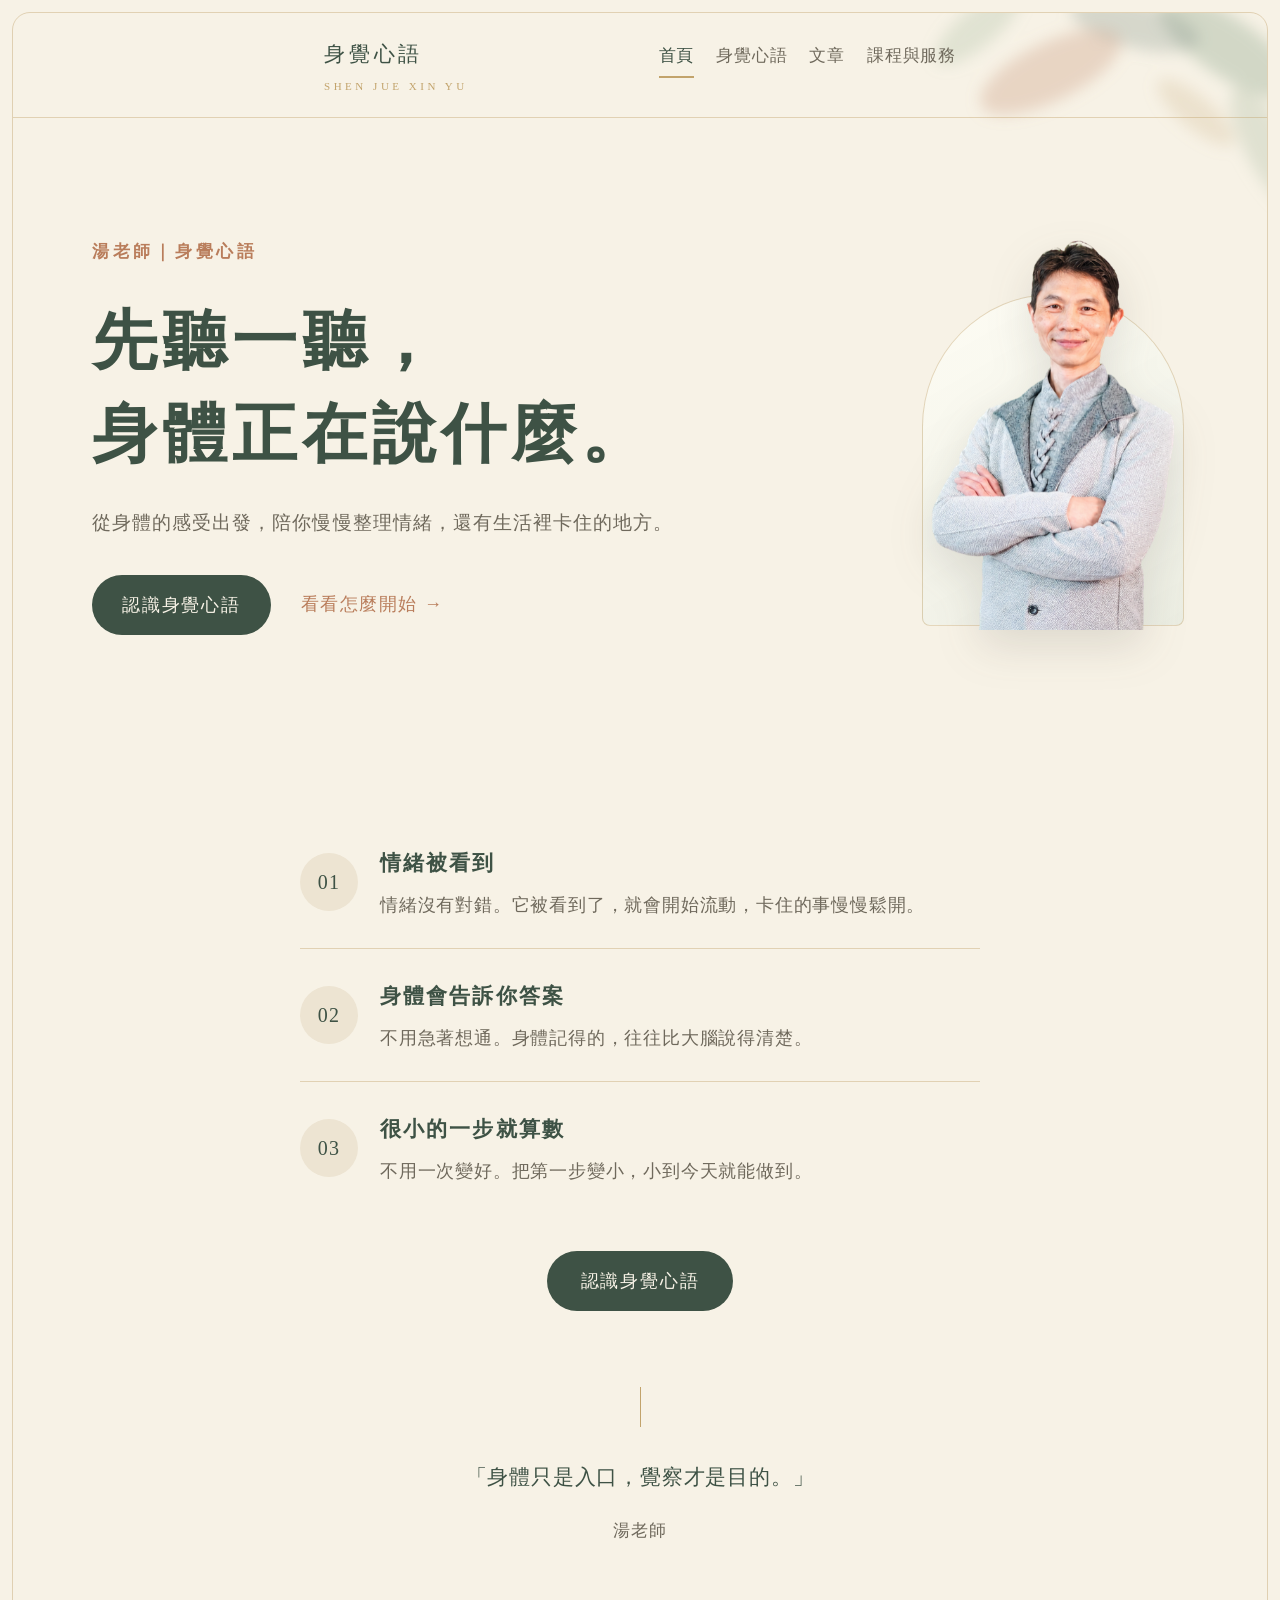
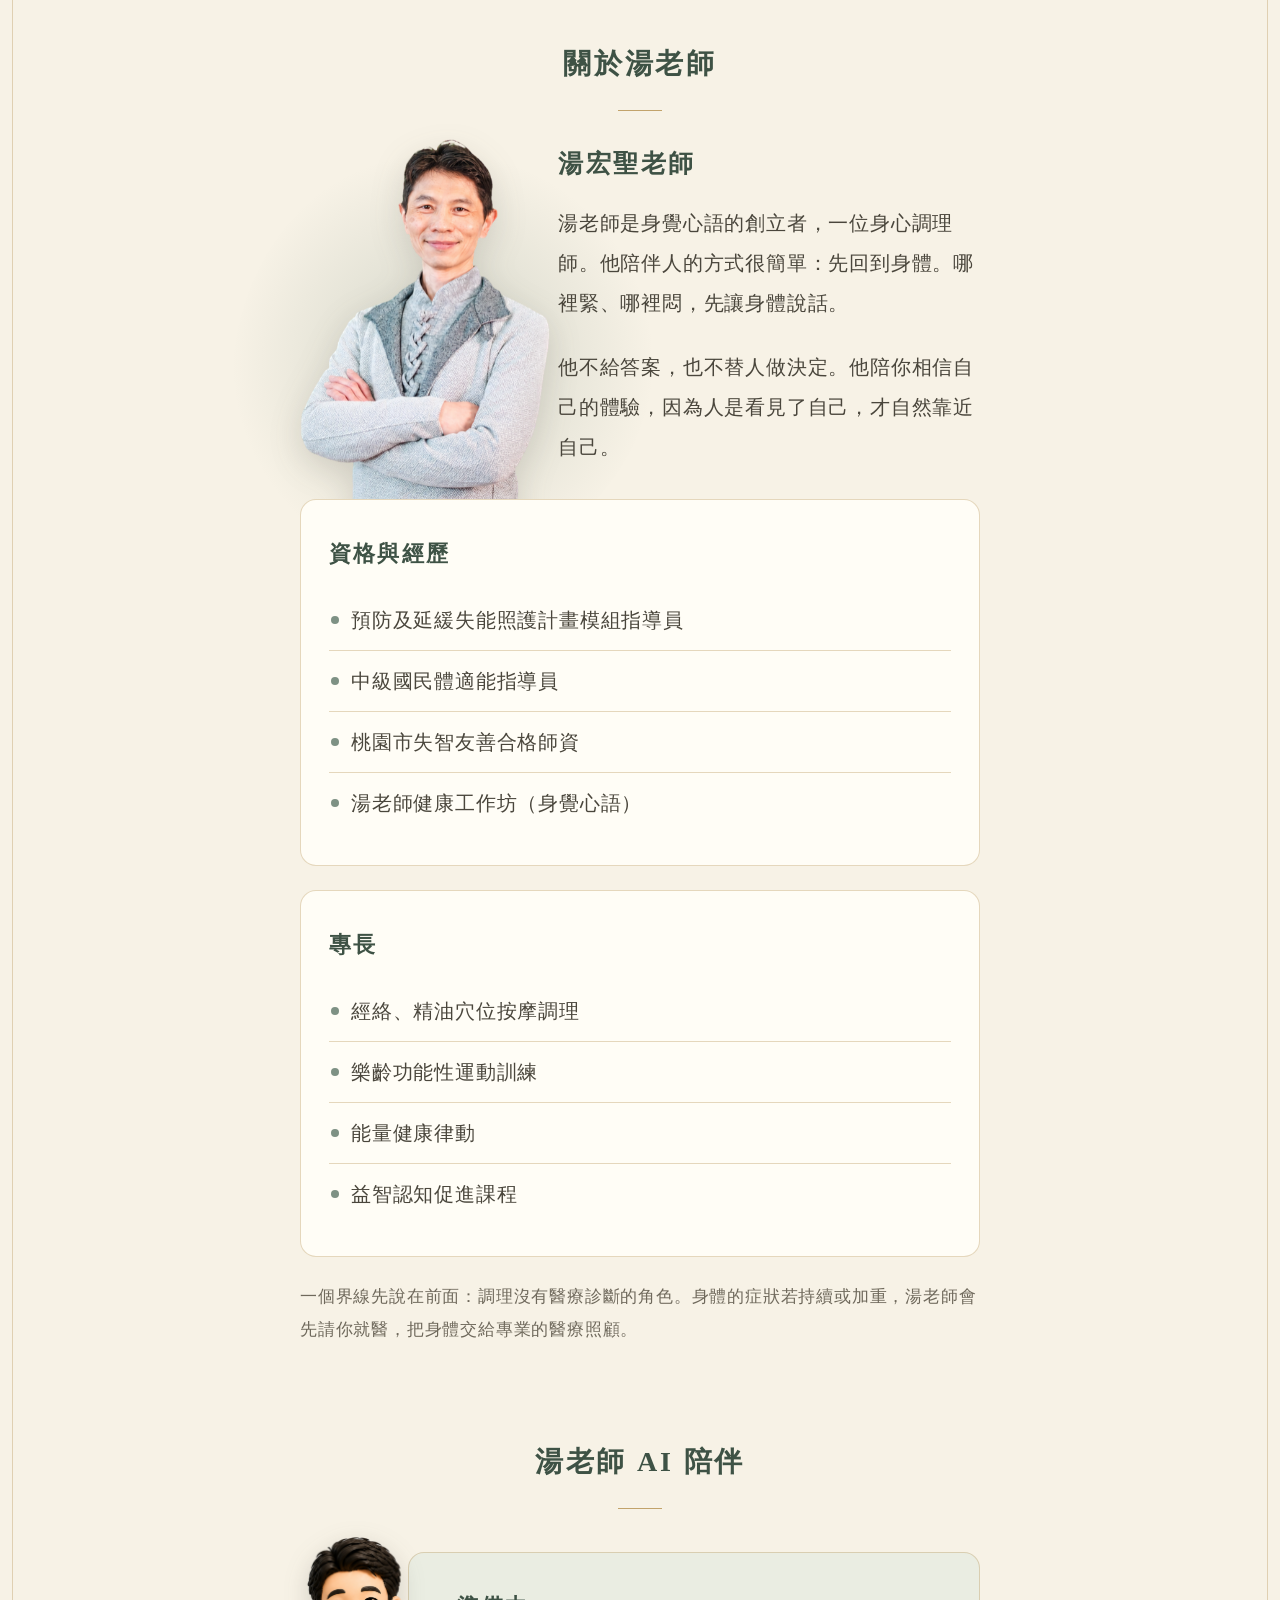
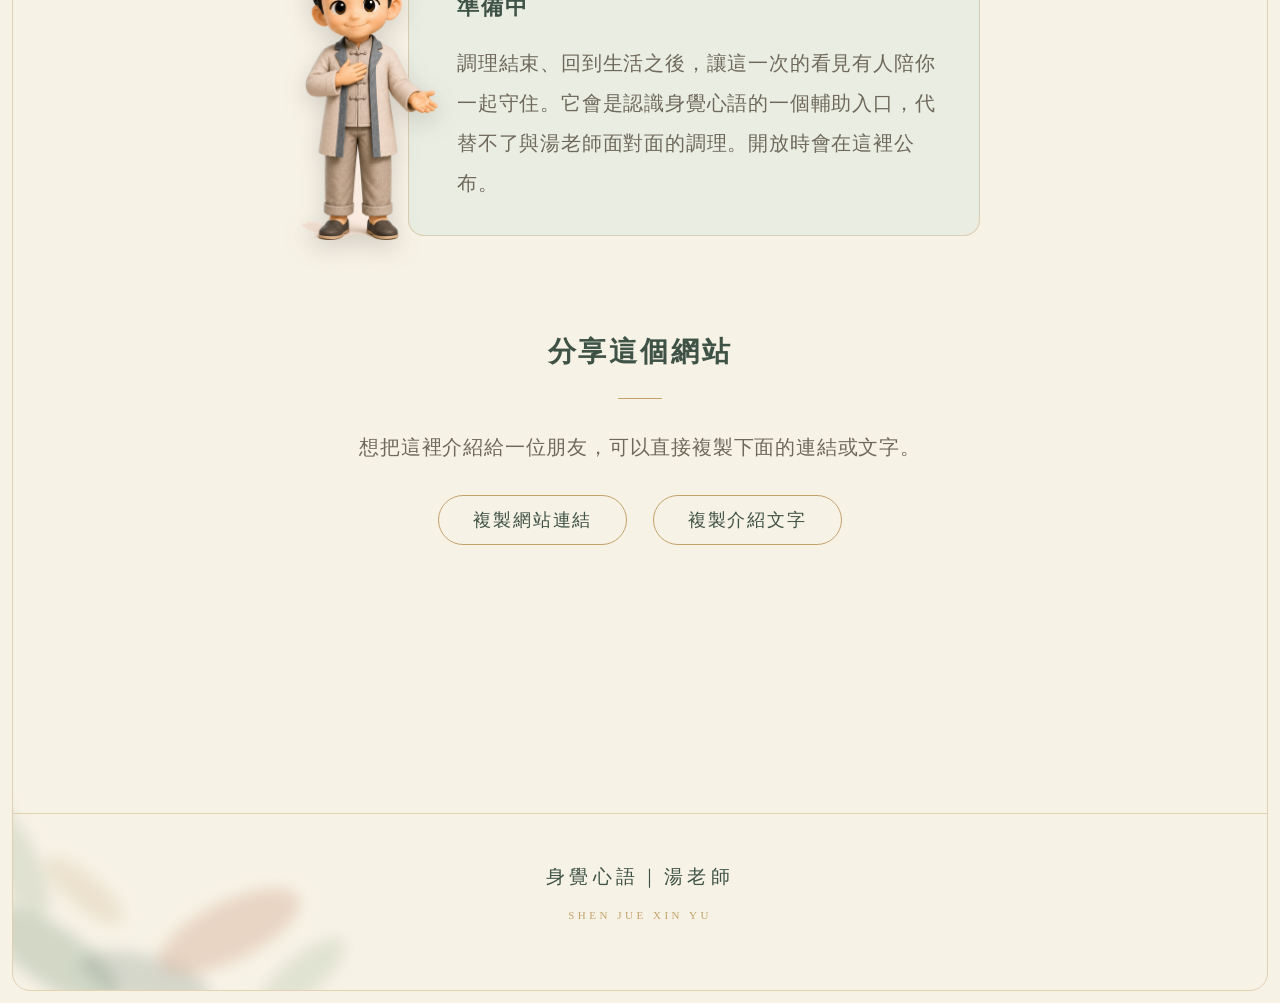
<file: index.html>
<!DOCTYPE html>
<html lang="zh-Hant">
<head>
<meta charset="UTF-8">
<meta name="viewport" content="width=device-width, initial-scale=1">
<title>身覺心語｜湯老師</title>
<link rel="stylesheet" href="style.css">
</head>
<body>
<div class="sheet">

<nav class="nav">
  <div class="nav-inner">
    <a class="nav-brand" href="index.html">身覺心語<span class="latin">SHEN JUE XIN YU</span></a>
    <a class="nav-link active" href="index.html">首頁</a>
    <a class="nav-link" href="system.html">身覺心語</a>
    <a class="nav-link" href="articles.html">文章</a>
    <a class="nav-link" href="services.html">課程與服務</a>
  </div>
</nav>

<main class="page home-page">

  <div class="home-hero">
    <div class="home-hero-copy">
      <div class="kicker">湯老師｜身覺心語</div>
      <h1><span>先聽一聽，</span><span>身體正在說什麼。</span></h1>
      <p class="sub">從身體的感受出發，陪你慢慢整理情緒，還有生活裡卡住的地方。</p>
      <div class="home-hero-actions">
        <a class="btn" href="system.html">認識身覺心語</a>
        <a class="text-link" href="services.html">看看怎麼開始 <span aria-hidden="true">→</span></a>
      </div>
    </div>
    <div class="home-portrait" aria-hidden="true">
      <img src="assets/tang-portrait.png" alt="">
    </div>
  </div>

  <section>
    <div class="numlist">
      <div class="numitem">
        <div class="num">01</div>
        <div>
          <h3>情緒被看到</h3>
          <p>情緒沒有對錯。它被看到了，就會開始流動，卡住的事慢慢鬆開。</p>
        </div>
      </div>
      <div class="numitem">
        <div class="num">02</div>
        <div>
          <h3>身體會告訴你答案</h3>
          <p>不用急著想通。身體記得的，往往比大腦說得清楚。</p>
        </div>
      </div>
      <div class="numitem">
        <div class="num">03</div>
        <div>
          <h3>很小的一步就算數</h3>
          <p>不用一次變好。把第一步變小，小到今天就能做到。</p>
        </div>
      </div>
    </div>
    <p class="center" style="margin-top:36px;">
      <a class="btn" href="system.html">認識身覺心語</a>
    </p>
  </section>

  <blockquote class="quote">
    「身體只是入口，覺察才是目的。」
    <span class="by">湯老師</span>
  </blockquote>

  <section>
    <h2 class="section-title">關於湯老師</h2>
    <div class="about-stage">
      <img class="about-photo" src="assets/tang-portrait.png" alt="湯宏聖老師形象照">
      <div class="about-intro">
        <h3>湯宏聖老師</h3>
        <p>湯老師是身覺心語的創立者，一位身心調理師。他陪伴人的方式很簡單：先回到身體。哪裡緊、哪裡悶，先讓身體說話。</p>
        <p>他不給答案，也不替人做決定。他陪你相信自己的體驗，因為人是看見了自己，才自然靠近自己。</p>
      </div>
    </div>

    <div class="card" style="margin-top:32px;">
      <h3>資格與經歷</h3>
      <ul class="cred-list">
        <li>預防及延緩失能照護計畫模組指導員</li>
        <li>中級國民體適能指導員</li>
        <li>桃園市失智友善合格師資</li>
        <li>湯老師健康工作坊（身覺心語）</li>
      </ul>
    </div>
    <div class="card">
      <h3>專長</h3>
      <ul class="cred-list">
        <li>經絡、精油穴位按摩調理</li>
        <li>樂齡功能性運動訓練</li>
        <li>能量健康律動</li>
        <li>益智認知促進課程</li>
      </ul>
    </div>

    <p class="note">一個界線先說在前面：調理沒有醫療診斷的角色。身體的症狀若持續或加重，湯老師會先請你就醫，把身體交給專業的醫療照顧。</p>
  </section>

  <section>
    <h2 class="section-title">湯老師 AI 陪伴</h2>
    <div class="ai-stage">
      <img class="ai-figure" src="assets/q-home.png" alt="Q版湯老師">
      <div class="card tint">
        <h3>準備中</h3>
        <p class="soft">調理結束、回到生活之後，讓這一次的看見有人陪你一起守住。它會是認識身覺心語的一個輔助入口，代替不了與湯老師面對面的調理。開放時會在這裡公布。</p>
        <!-- GPTs 連結由湯老師提供後填入下方 href -->
        <!-- <p><a class="btn" href="">開始體驗</a></p> -->
      </div>
    </div>
  </section>

  <section>
    <h2 class="section-title">分享這個網站</h2>
    <p class="center soft">想把這裡介紹給一位朋友，可以直接複製下面的連結或文字。</p>
    <p class="center" style="margin-top:28px;">
      <button class="btn ghost" id="copyLink" type="button">複製網站連結</button>
      &nbsp;&nbsp;
      <button class="btn ghost" id="copyIntro" type="button">複製介紹文字</button>
    </p>
    <p class="center note" id="copyDone" style="visibility:hidden;">已複製</p>
  </section>

</main>

<footer>
  <div class="brand">身覺心語｜湯老師<span class="latin">SHEN JUE XIN YU</span></div>
</footer>

</div>

<script>
(function () {
  var introText = "想把湯老師的網站分享給你。湯老師從身體的感受出發，陪人慢慢整理情緒，還有生活裡卡住的地方。可以先安靜看看，不用急著決定什麼。";

  function copy(text) {
    if (navigator.clipboard && navigator.clipboard.writeText) {
      return navigator.clipboard.writeText(text);
    }
    var ta = document.createElement("textarea");
    ta.value = text;
    document.body.appendChild(ta);
    ta.select();
    document.execCommand("copy");
    document.body.removeChild(ta);
    return Promise.resolve();
  }

  function done() {
    var el = document.getElementById("copyDone");
    el.style.visibility = "visible";
    setTimeout(function () { el.style.visibility = "hidden"; }, 2000);
  }

  document.getElementById("copyLink").addEventListener("click", function () {
    copy(window.location.href).then(done);
  });
  document.getElementById("copyIntro").addEventListener("click", function () {
    copy(introText).then(done);
  });
})();
</script>

</body>
</html>
</file>
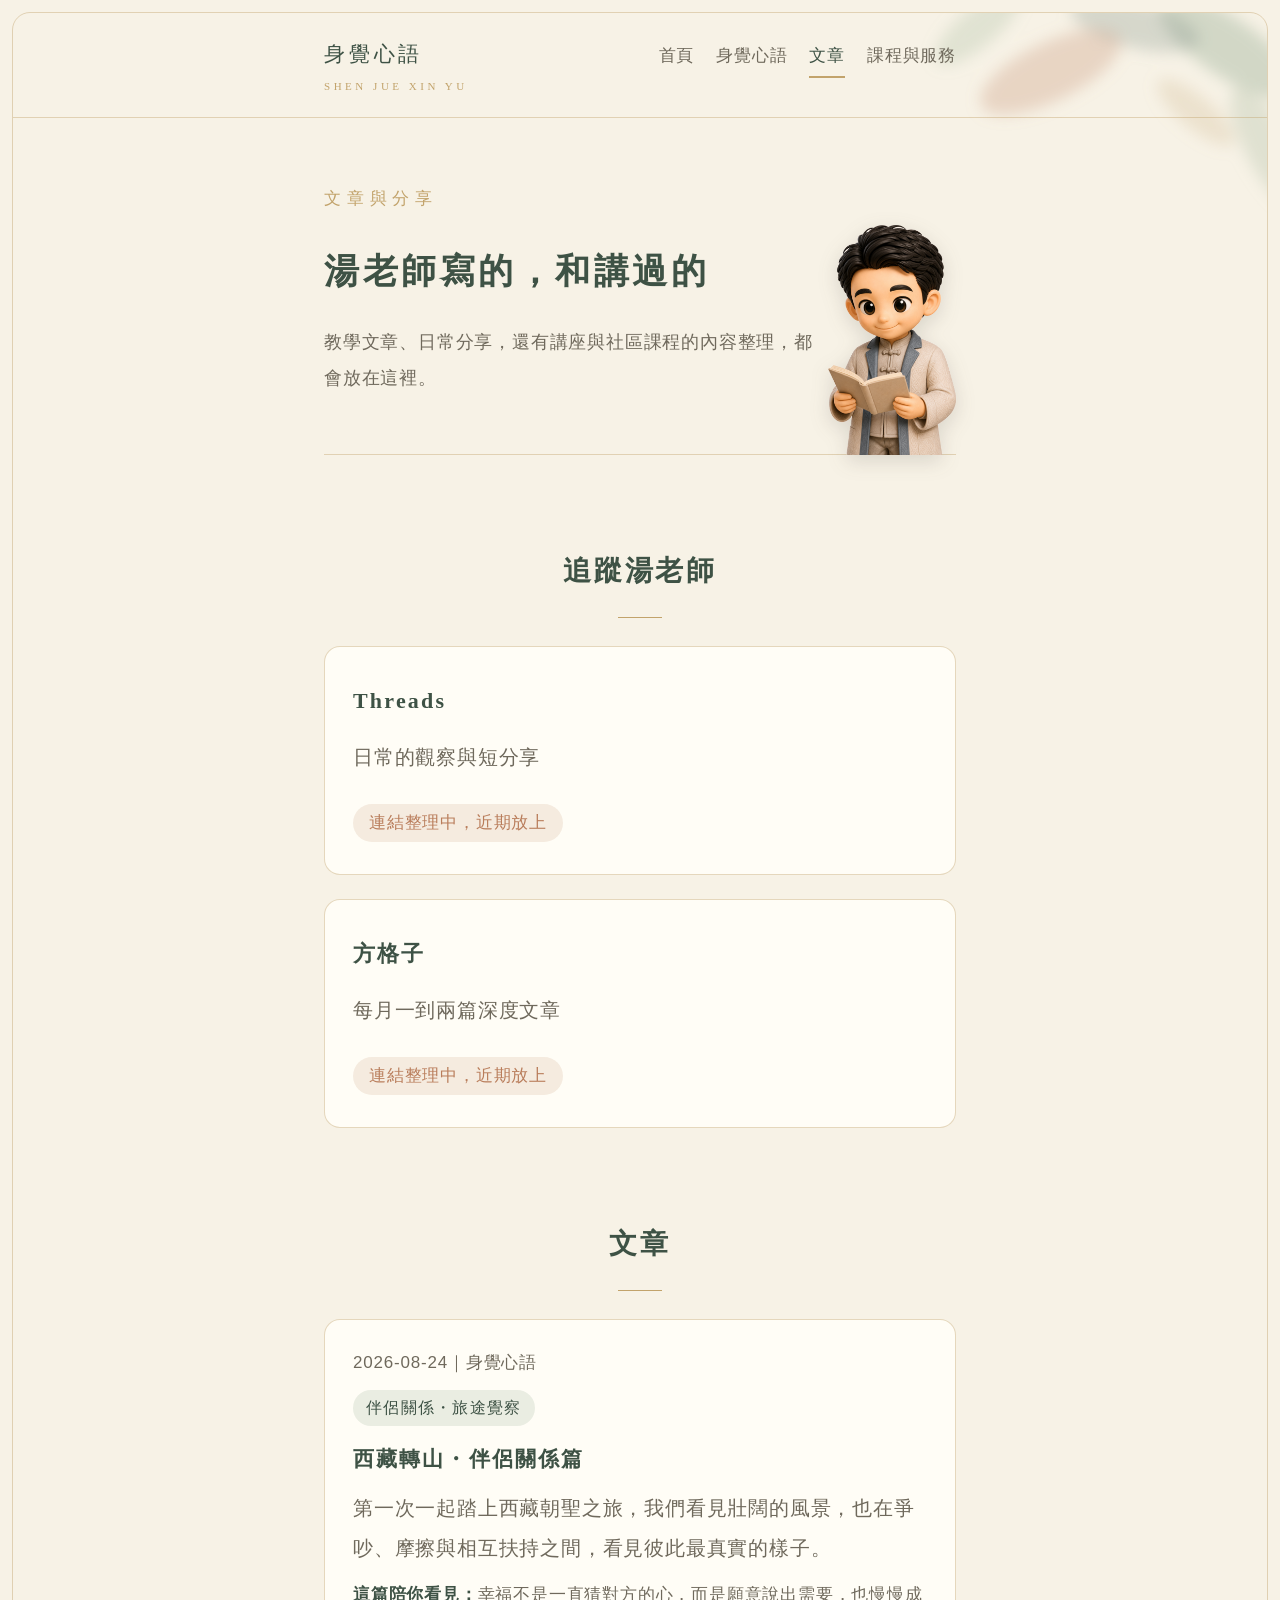
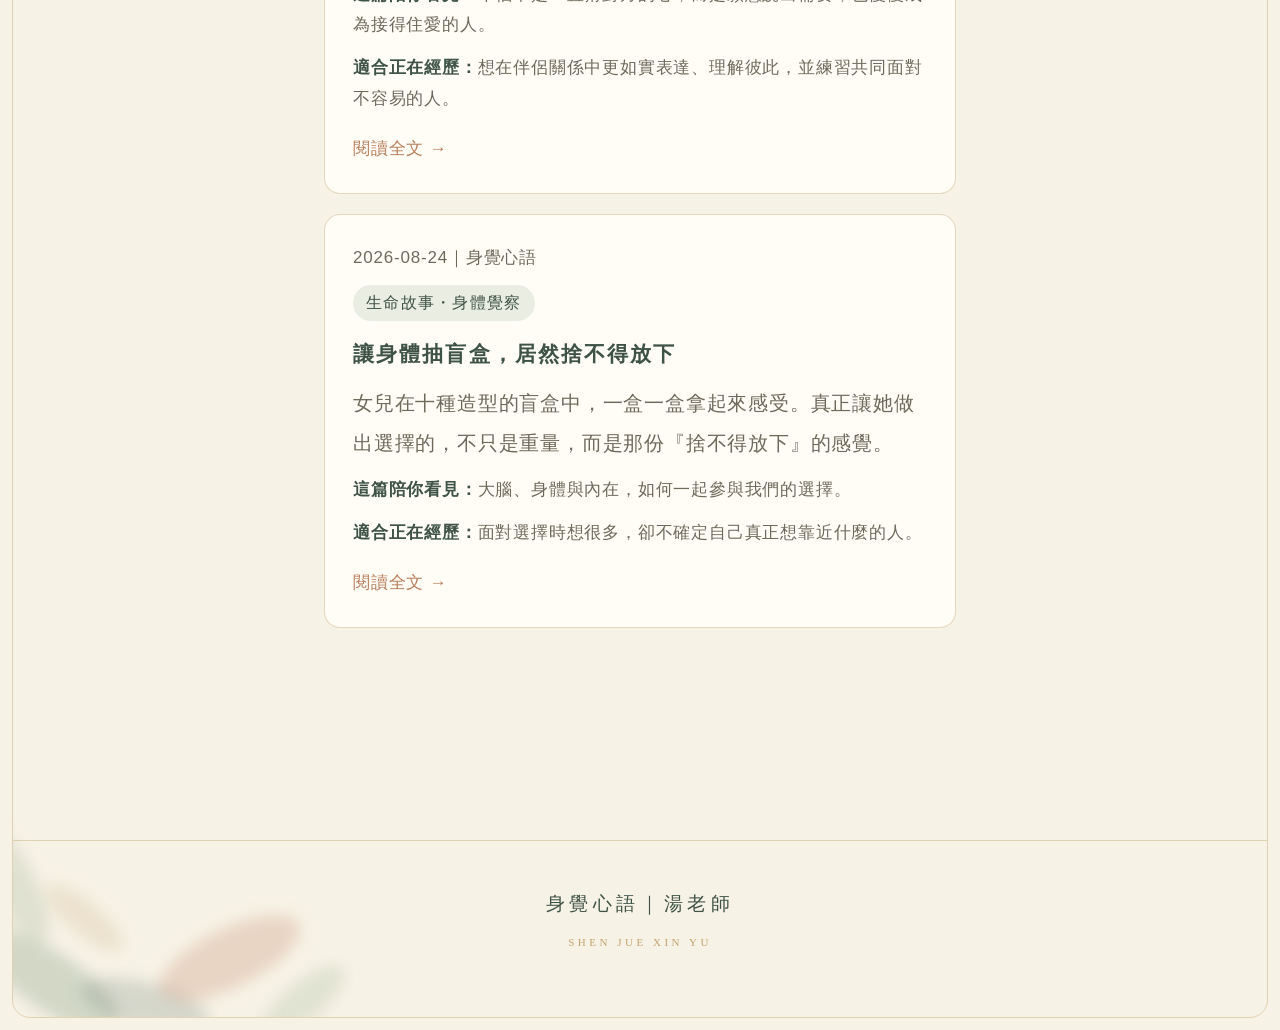
<file: articles.html>
<!DOCTYPE html>
<html lang="zh-Hant">
<head>
<meta charset="UTF-8">
<meta name="viewport" content="width=device-width, initial-scale=1">
<title>文章與分享｜湯老師 身覺心語</title>
<link rel="stylesheet" href="style.css">
</head>
<body>
<div class="sheet">

<nav class="nav">
  <div class="nav-inner">
    <a class="nav-brand" href="index.html">身覺心語<span class="latin">SHEN JUE XIN YU</span></a>
    <a class="nav-link" href="index.html">首頁</a>
    <a class="nav-link" href="system.html">身覺心語</a>
    <a class="nav-link active" href="articles.html">文章</a>
    <a class="nav-link" href="services.html">課程與服務</a>
  </div>
</nav>

<main class="page">

  <div class="hero hero-side">
    <div class="hero-text">
      <div class="kicker">文章與分享</div>
      <h1>湯老師寫的，和講過的</h1>
      <p class="sub">教學文章、日常分享，還有講座與社區課程的內容整理，都會放在這裡。</p>
    </div>
    <img class="hero-figure" src="assets/q-articles.png" alt="Q版湯老師">
  </div>

  <section>
    <h2 class="section-title">追蹤湯老師</h2>
    <div id="platformList"></div>
  </section>

  <section>
    <h2 class="section-title">文章</h2>
    <div id="articleList"></div>
  </section>

</main>

<footer>
  <div class="brand">身覺心語｜湯老師<span class="latin">SHEN JUE XIN YU</span></div>
</footer>

</div>

<script>
/* ── 維護區：之後由 AI 或湯老師直接改這兩個陣列即可，不用動版面 ──

   平台連結：url 填上網址後，該平台會自動變成可點的按鈕。
   文章：往 ARTICLES 陣列最前面加一筆物件，就會出現在最上方。
   格式範例：
   { title: "文章標題", date: "2026-08-01", source: "方格子",
     summary: "一兩句話的簡介。", url: "https://..." }
*/
var PLATFORMS = [
  { name: "Threads", desc: "日常的觀察與短分享", url: "" },
  { name: "方格子", desc: "每月一到兩篇深度文章", url: "" }
];

var ARTICLES = [
  {
    title: "西藏轉山・伴侶關係篇",
    date: "2026-08-24",
    source: "身覺心語",
    category: "伴侶關係・旅途覺察",
    summary: "第一次一起踏上西藏朝聖之旅，我們看見壯闊的風景，也在爭吵、摩擦與相互扶持之間，看見彼此最真實的樣子。",
    insight: "幸福不是一直猜對方的心，而是願意說出需要，也慢慢成為接得住愛的人。",
    audience: "想在伴侶關係中更如實表達、理解彼此，並練習共同面對不容易的人。",
    url: "articles/tibet-kora-couple-relationship.html"
  },
  {
    title: "讓身體抽盲盒，居然捨不得放下",
    date: "2026-08-24",
    source: "身覺心語",
    category: "生命故事・身體覺察",
    summary: "女兒在十種造型的盲盒中，一盒一盒拿起來感受。真正讓她做出選擇的，不只是重量，而是那份『捨不得放下』的感覺。",
    insight: "大腦、身體與內在，如何一起參與我們的選擇。",
    audience: "面對選擇時想很多，卻不確定自己真正想靠近什麼的人。",
    url: "articles/body-sense-blind-box.html"
  }
];

(function () {
  var pWrap = document.getElementById("platformList");
  PLATFORMS.forEach(function (p) {
    var card = document.createElement("div");
    card.className = "card";
    var action = p.url
      ? '<p style="margin-top:16px;"><a class="btn" href="' + p.url + '" target="_blank" rel="noopener">前往 ' + p.name + '</a></p>'
      : '<p style="margin-top:16px;"><span class="chip">連結整理中，近期放上</span></p>';
    card.innerHTML = "<h3>" + p.name + "</h3><p class=\"soft\">" + p.desc + "</p>" + action;
    pWrap.appendChild(card);
  });

  var aWrap = document.getElementById("articleList");
  if (ARTICLES.length === 0) {
    var empty = document.createElement("div");
    empty.className = "empty";
    empty.innerHTML = "文章陸續整理中。<br>之後湯老師的教學文章與講座分享，會一篇一篇放上來。";
    aWrap.appendChild(empty);
    return;
  }
  ARTICLES.forEach(function (a) {
    var card = document.createElement("a");
    card.className = "article-card";
    if (a.url) {
      card.href = a.url;
      if (/^https?:\/\//.test(a.url)) { card.target = "_blank"; card.rel = "noopener"; }
    }
    card.innerHTML =
      '<div class="meta">' + (a.date || "") + (a.source ? "｜" + a.source : "") + "</div>" +
      (a.category ? '<div class="article-label">' + a.category + "</div>" : "") +
      "<h3>" + a.title + "</h3>" +
      "<p>" + (a.summary || "") + "</p>" +
      (a.insight ? '<p class="article-detail"><strong>這篇陪你看見：</strong>' + a.insight + "</p>" : "") +
      (a.audience ? '<p class="article-detail"><strong>適合正在經歷：</strong>' + a.audience + "</p>" : "") +
      '<span class="article-more">閱讀全文 →</span>';
    aWrap.appendChild(card);
  });
})();
</script>

</body>
</html>
</file>
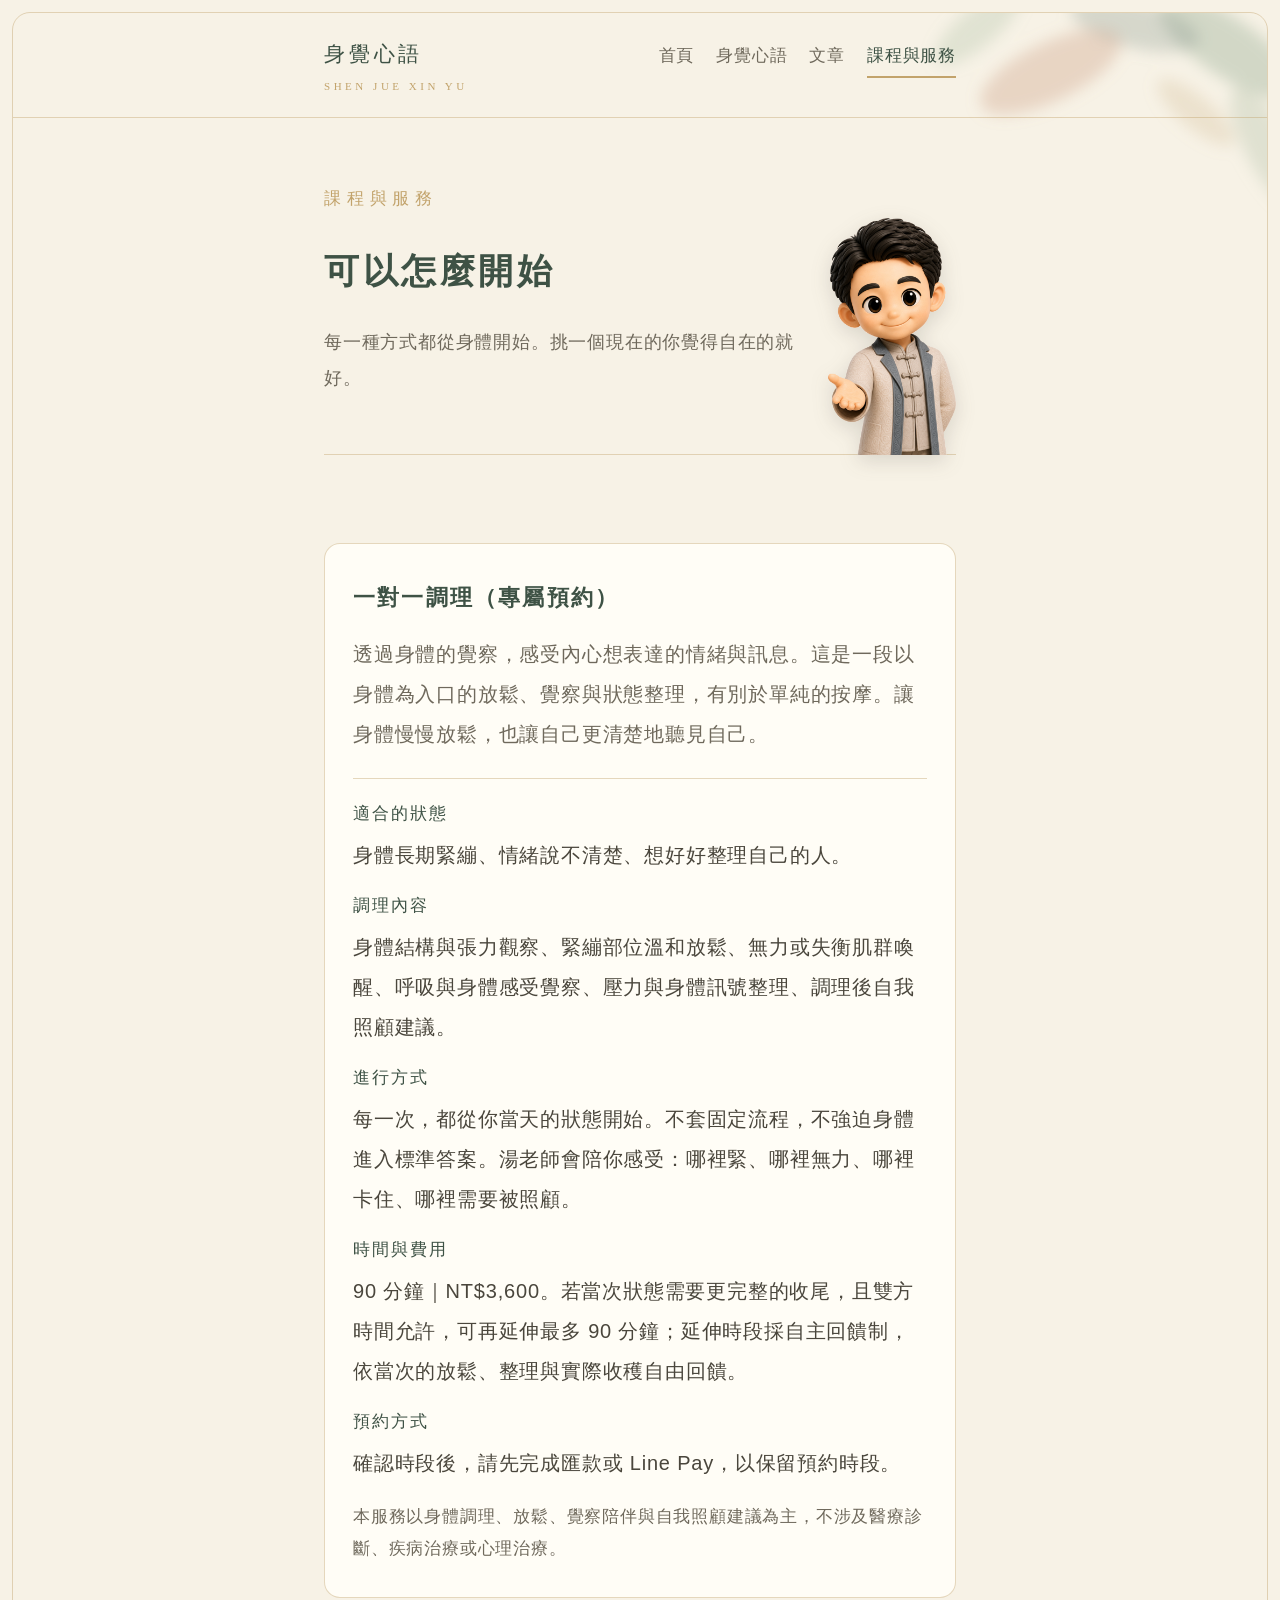
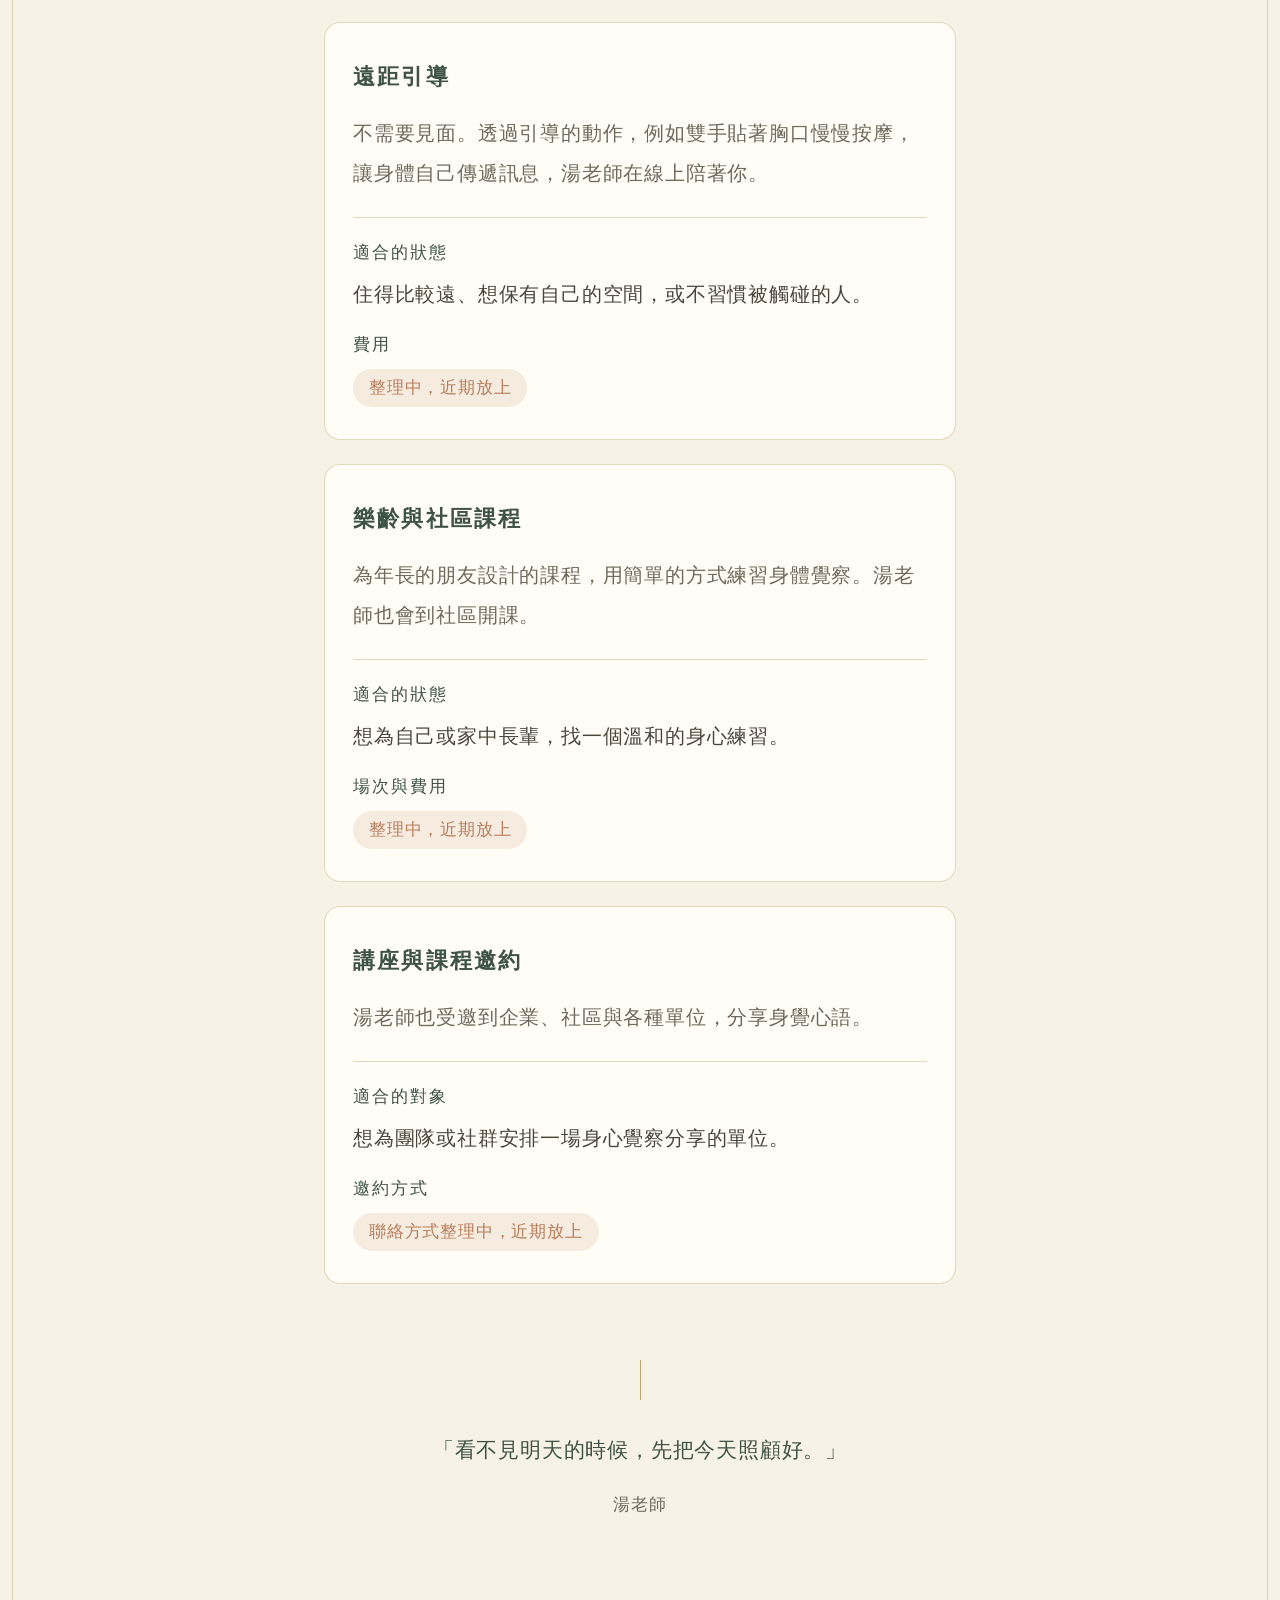
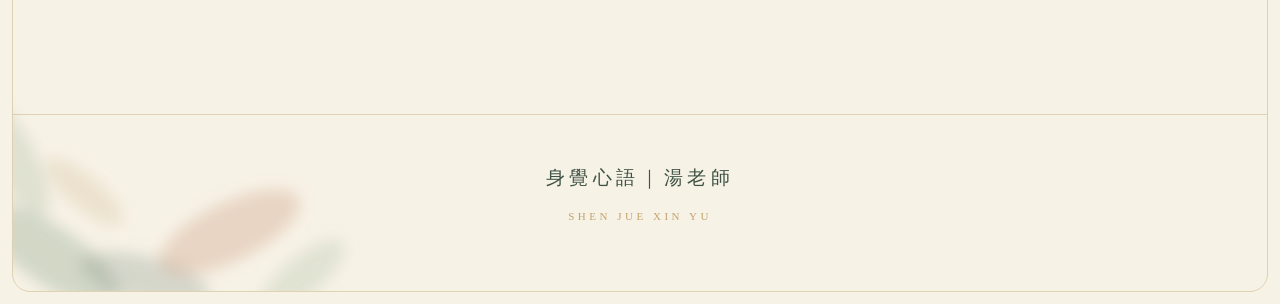
<file: services.html>
<!DOCTYPE html>
<html lang="zh-Hant">
<head>
<meta charset="UTF-8">
<meta name="viewport" content="width=device-width, initial-scale=1">
<title>課程與服務｜湯老師 身覺心語</title>
<link rel="stylesheet" href="style.css">
</head>
<body>
<div class="sheet">

<nav class="nav">
  <div class="nav-inner">
    <a class="nav-brand" href="index.html">身覺心語<span class="latin">SHEN JUE XIN YU</span></a>
    <a class="nav-link" href="index.html">首頁</a>
    <a class="nav-link" href="system.html">身覺心語</a>
    <a class="nav-link" href="articles.html">文章</a>
    <a class="nav-link active" href="services.html">課程與服務</a>
  </div>
</nav>

<main class="page">

  <div class="hero hero-side">
    <div class="hero-text">
      <div class="kicker">課程與服務</div>
      <h1>可以怎麼開始</h1>
      <p class="sub">每一種方式都從身體開始。挑一個現在的你覺得自在的就好。</p>
    </div>
    <img class="hero-figure" src="assets/q-services.png" alt="Q版湯老師">
  </div>

  <section>

    <div class="card svc">
      <h3>一對一調理（專屬預約）</h3>
      <p class="soft">透過身體的覺察，感受內心想表達的情緒與訊息。這是一段以身體為入口的放鬆、覺察與狀態整理，有別於單純的按摩。讓身體慢慢放鬆，也讓自己更清楚地聽見自己。</p>
      <dl>
        <dt>適合的狀態</dt>
        <dd>身體長期緊繃、情緒說不清楚、想好好整理自己的人。</dd>
        <dt>調理內容</dt>
        <dd>身體結構與張力觀察、緊繃部位溫和放鬆、無力或失衡肌群喚醒、呼吸與身體感受覺察、壓力與身體訊號整理、調理後自我照顧建議。</dd>
        <dt>進行方式</dt>
        <dd>每一次，都從你當天的狀態開始。不套固定流程，不強迫身體進入標準答案。湯老師會陪你感受：哪裡緊、哪裡無力、哪裡卡住、哪裡需要被照顧。</dd>
        <dt>時間與費用</dt>
        <dd>90 分鐘｜NT$3,600。若當次狀態需要更完整的收尾，且雙方時間允許，可再延伸最多 90 分鐘；延伸時段採自主回饋制，依當次的放鬆、整理與實際收穫自由回饋。</dd>
        <dt>預約方式</dt>
        <dd>確認時段後，請先完成匯款或 Line Pay，以保留預約時段。</dd>
      </dl>
      <p class="note" style="margin-top:18px;">本服務以身體調理、放鬆、覺察陪伴與自我照顧建議為主，不涉及醫療診斷、疾病治療或心理治療。</p>
    </div>

    <div class="card svc">
      <h3>遠距引導</h3>
      <p class="soft">不需要見面。透過引導的動作，例如雙手貼著胸口慢慢按摩，讓身體自己傳遞訊息，湯老師在線上陪著你。</p>
      <dl>
        <dt>適合的狀態</dt>
        <dd>住得比較遠、想保有自己的空間，或不習慣被觸碰的人。</dd>
        <dt>費用</dt>
        <dd><span class="chip">整理中，近期放上</span></dd>
      </dl>
    </div>

    <div class="card svc">
      <h3>樂齡與社區課程</h3>
      <p class="soft">為年長的朋友設計的課程，用簡單的方式練習身體覺察。湯老師也會到社區開課。</p>
      <dl>
        <dt>適合的狀態</dt>
        <dd>想為自己或家中長輩，找一個溫和的身心練習。</dd>
        <dt>場次與費用</dt>
        <dd><span class="chip">整理中，近期放上</span></dd>
      </dl>
    </div>

    <div class="card svc">
      <h3>講座與課程邀約</h3>
      <p class="soft">湯老師也受邀到企業、社區與各種單位，分享身覺心語。</p>
      <dl>
        <dt>適合的對象</dt>
        <dd>想為團隊或社群安排一場身心覺察分享的單位。</dd>
        <dt>邀約方式</dt>
        <dd><span class="chip">聯絡方式整理中，近期放上</span></dd>
      </dl>
    </div>

  </section>

  <blockquote class="quote">
    「看不見明天的時候，先把今天照顧好。」
    <span class="by">湯老師</span>
  </blockquote>

</main>

<footer>
  <div class="brand">身覺心語｜湯老師<span class="latin">SHEN JUE XIN YU</span></div>
</footer>

</div>
</body>
</html>
</file>
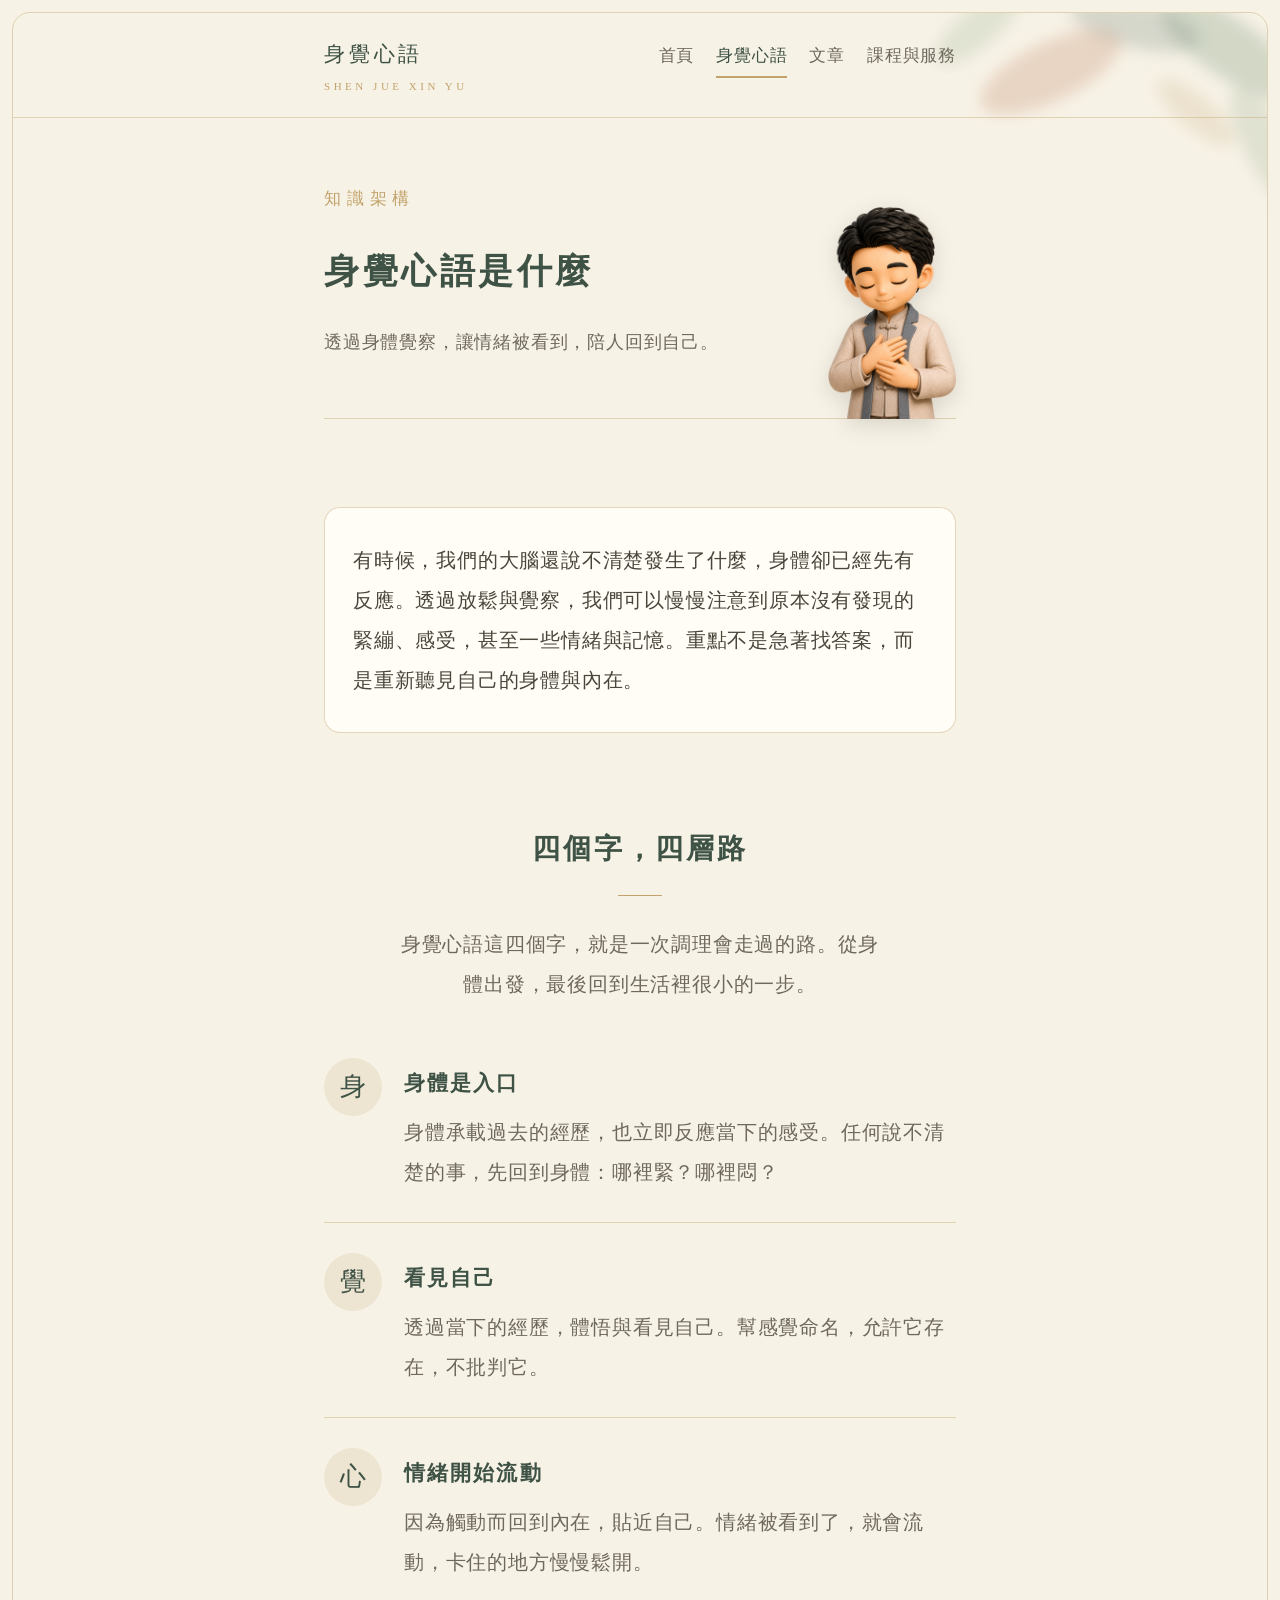
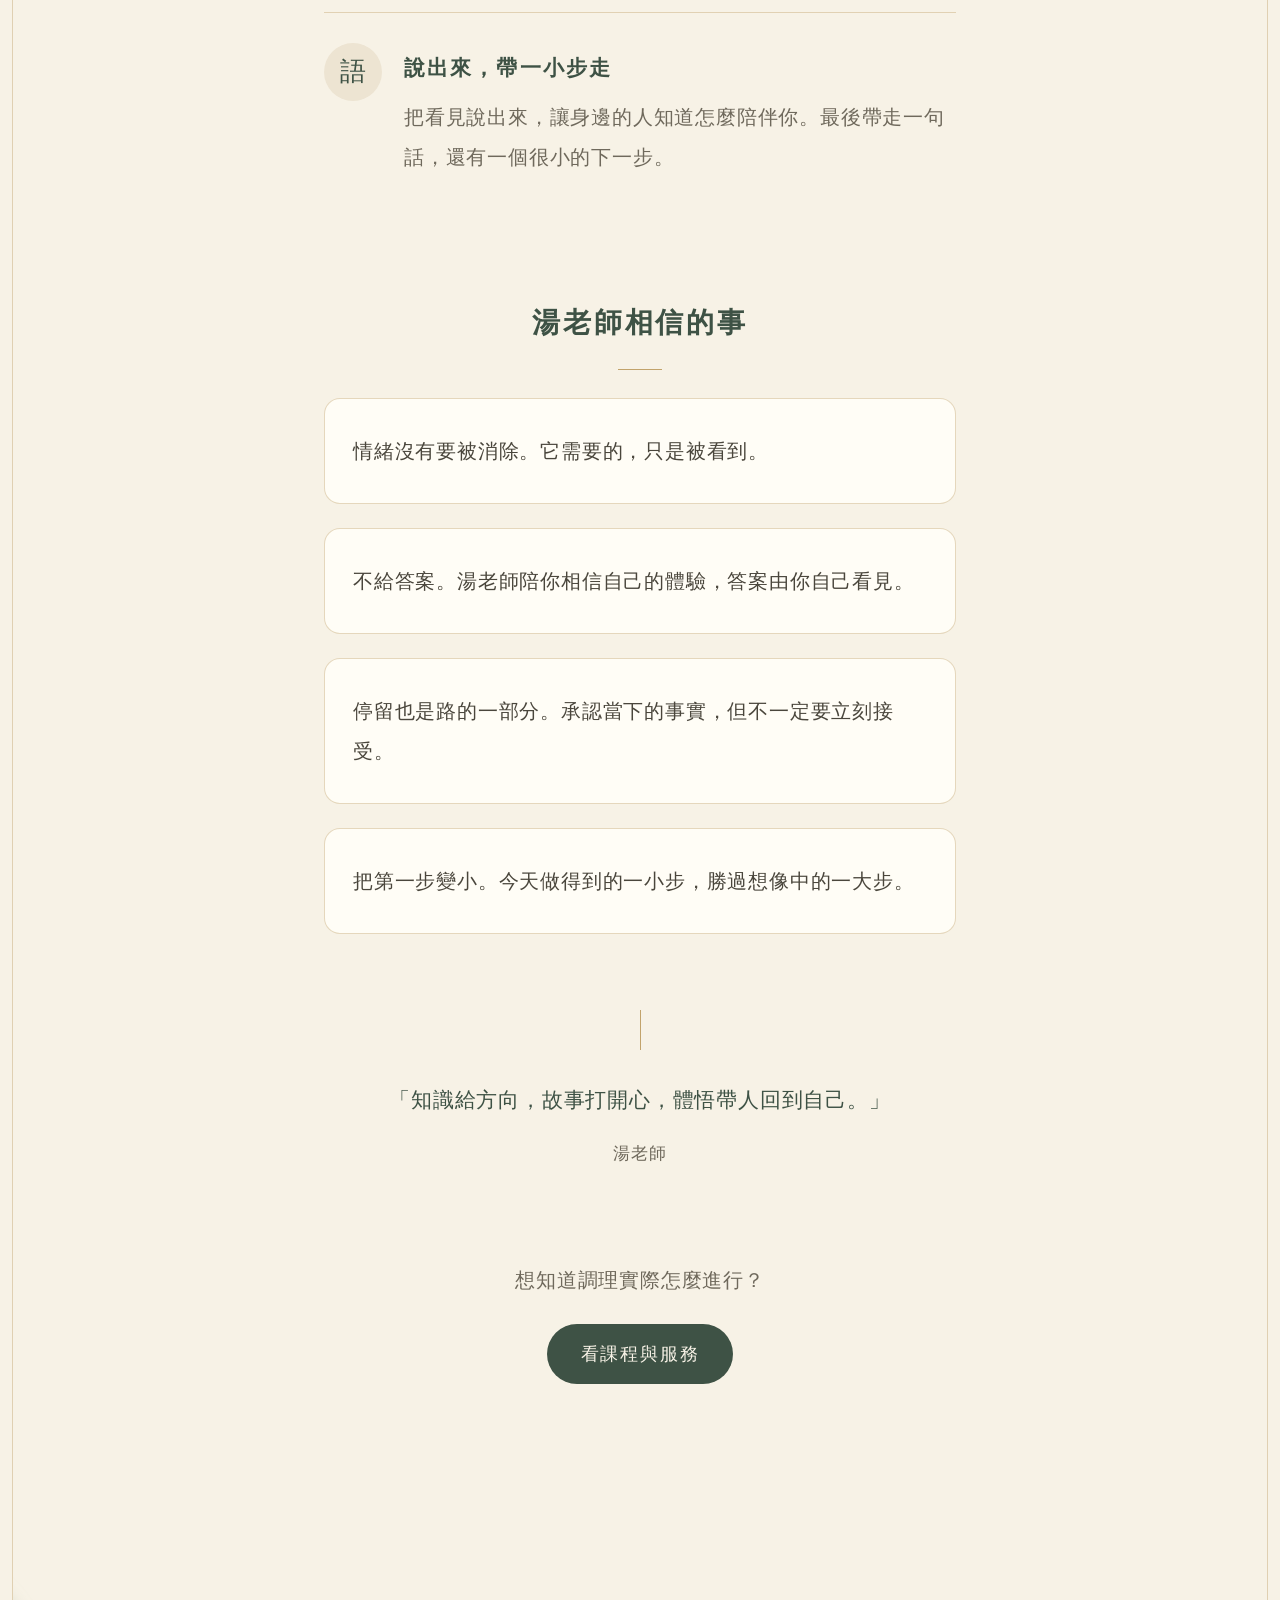
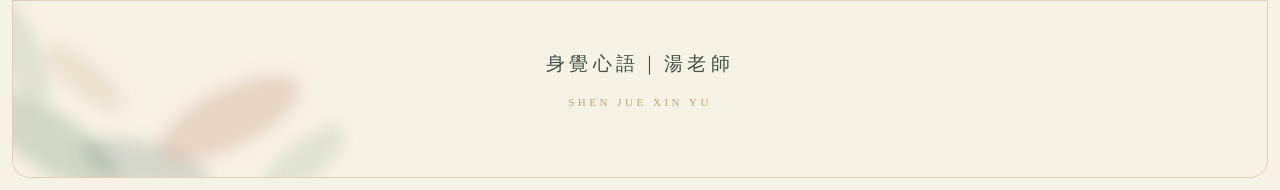
<file: system.html>
<!DOCTYPE html>
<html lang="zh-Hant">
<head>
<meta charset="UTF-8">
<meta name="viewport" content="width=device-width, initial-scale=1">
<title>身覺心語是什麼｜湯老師</title>
<link rel="stylesheet" href="style.css">
</head>
<body>
<div class="sheet">

<nav class="nav">
  <div class="nav-inner">
    <a class="nav-brand" href="index.html">身覺心語<span class="latin">SHEN JUE XIN YU</span></a>
    <a class="nav-link" href="index.html">首頁</a>
    <a class="nav-link active" href="system.html">身覺心語</a>
    <a class="nav-link" href="articles.html">文章</a>
    <a class="nav-link" href="services.html">課程與服務</a>
  </div>
</nav>

<main class="page">

  <div class="hero hero-side">
    <div class="hero-text">
      <div class="kicker">知識架構</div>
      <h1>身覺心語是什麼</h1>
      <p class="sub">透過身體覺察，讓情緒被看到，陪人回到自己。</p>
    </div>
    <img class="hero-figure" src="assets/q-system.png" alt="Q版湯老師">
  </div>

  <section>
    <div class="card">
      <p style="margin:0;line-height:2;">有時候，我們的大腦還說不清楚發生了什麼，身體卻已經先有反應。透過放鬆與覺察，我們可以慢慢注意到原本沒有發現的緊繃、感受，甚至一些情緒與記憶。重點不是急著找答案，而是重新聽見自己的身體與內在。</p>
    </div>
  </section>

  <section>
    <h2 class="section-title">四個字，四層路</h2>
    <p class="soft center" style="max-width:24em;margin-left:auto;margin-right:auto;">身覺心語這四個字，就是一次調理會走過的路。從身體出發，最後回到生活裡很小的一步。</p>

    <div class="layer">
      <div class="glyph">身</div>
      <div>
        <h3>身體是入口</h3>
        <p>身體承載過去的經歷，也立即反應當下的感受。任何說不清楚的事，先回到身體：哪裡緊？哪裡悶？</p>
      </div>
    </div>
    <div class="layer">
      <div class="glyph">覺</div>
      <div>
        <h3>看見自己</h3>
        <p>透過當下的經歷，體悟與看見自己。幫感覺命名，允許它存在，不批判它。</p>
      </div>
    </div>
    <div class="layer">
      <div class="glyph">心</div>
      <div>
        <h3>情緒開始流動</h3>
        <p>因為觸動而回到內在，貼近自己。情緒被看到了，就會流動，卡住的地方慢慢鬆開。</p>
      </div>
    </div>
    <div class="layer">
      <div class="glyph">語</div>
      <div>
        <h3>說出來，帶一小步走</h3>
        <p>把看見說出來，讓身邊的人知道怎麼陪伴你。最後帶走一句話，還有一個很小的下一步。</p>
      </div>
    </div>
  </section>

  <section>
    <h2 class="section-title">湯老師相信的事</h2>
    <div class="card">
      <p style="margin:0;">情緒沒有要被消除。它需要的，只是被看到。</p>
    </div>
    <div class="card">
      <p style="margin:0;">不給答案。湯老師陪你相信自己的體驗，答案由你自己看見。</p>
    </div>
    <div class="card">
      <p style="margin:0;">停留也是路的一部分。承認當下的事實，但不一定要立刻接受。</p>
    </div>
    <div class="card">
      <p style="margin:0;">把第一步變小。今天做得到的一小步，勝過想像中的一大步。</p>
    </div>
  </section>

  <blockquote class="quote">
    「知識給方向，故事打開心，體悟帶人回到自己。」
    <span class="by">湯老師</span>
  </blockquote>

  <section class="center">
    <p class="soft">想知道調理實際怎麼進行？</p>
    <p><a class="btn" href="services.html">看課程與服務</a></p>
  </section>

</main>

<footer>
  <div class="brand">身覺心語｜湯老師<span class="latin">SHEN JUE XIN YU</span></div>
</footer>

</div>
</body>
</html>
</file>
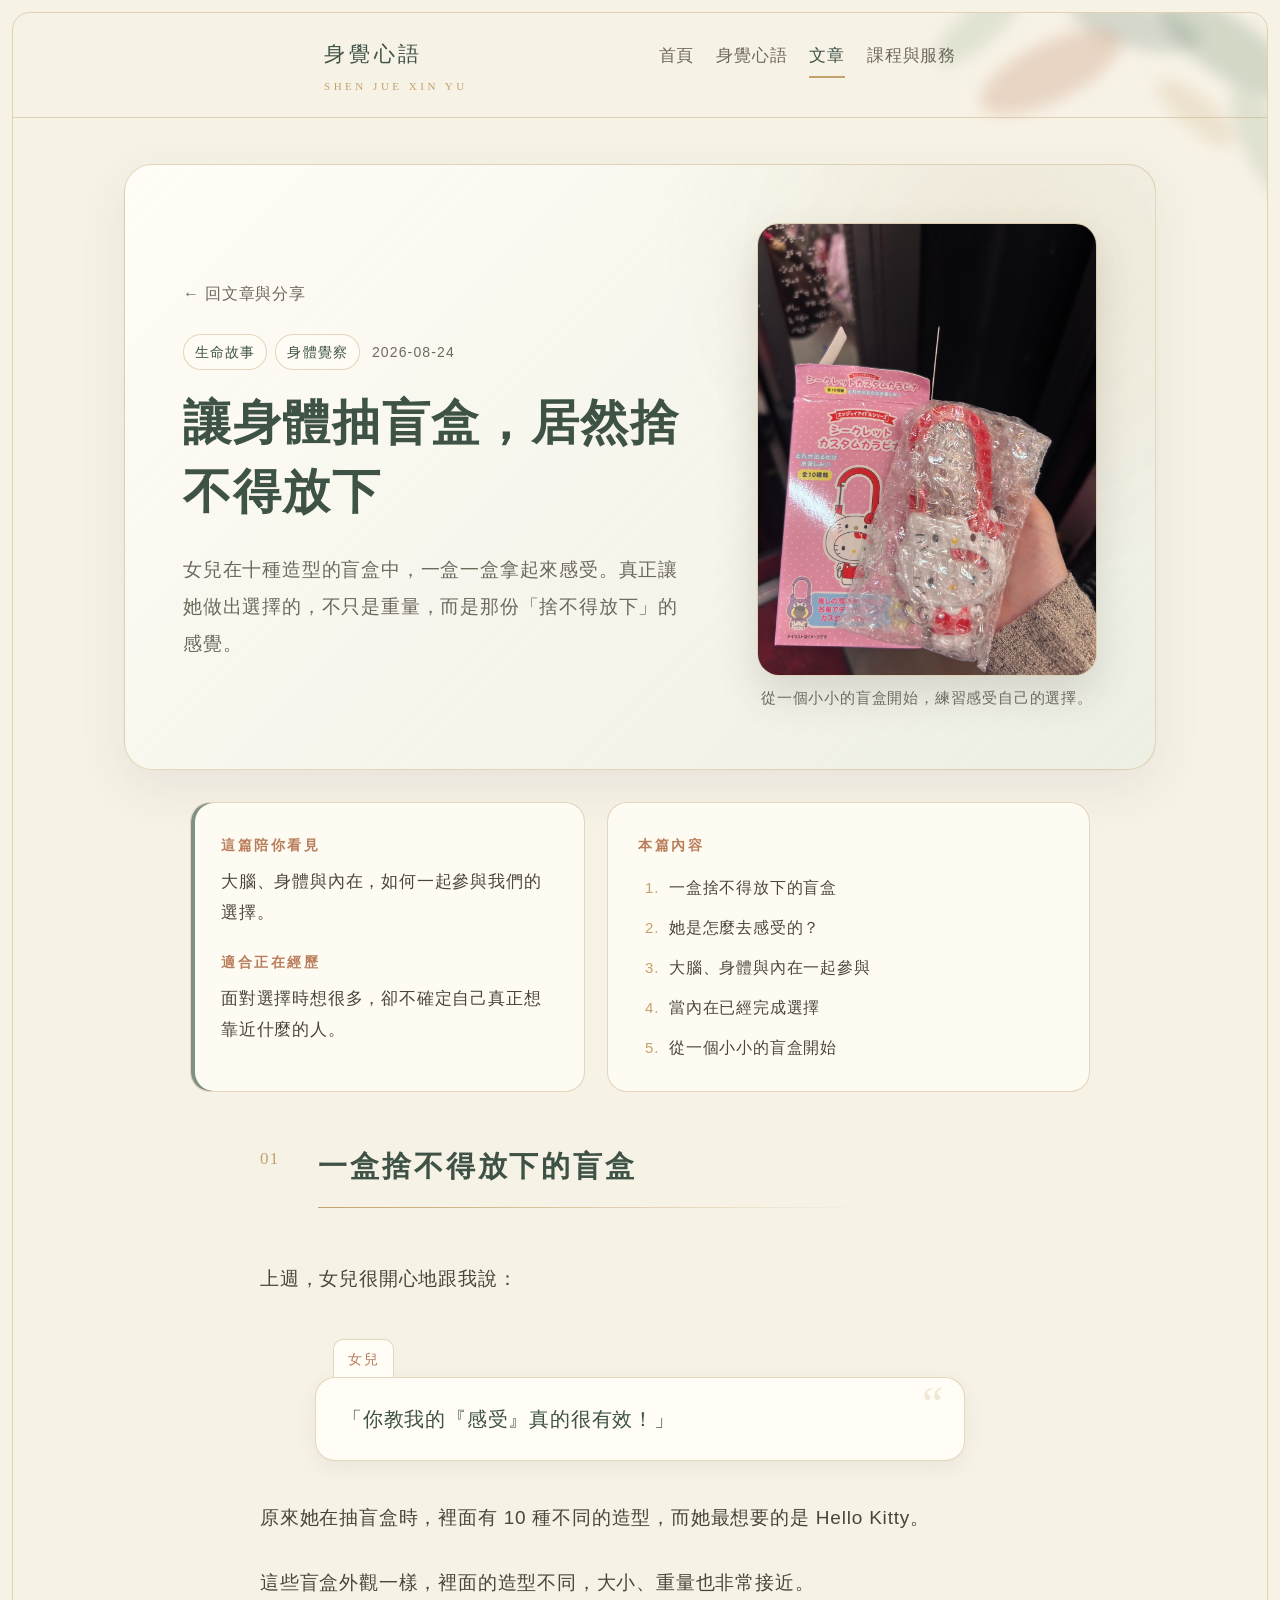
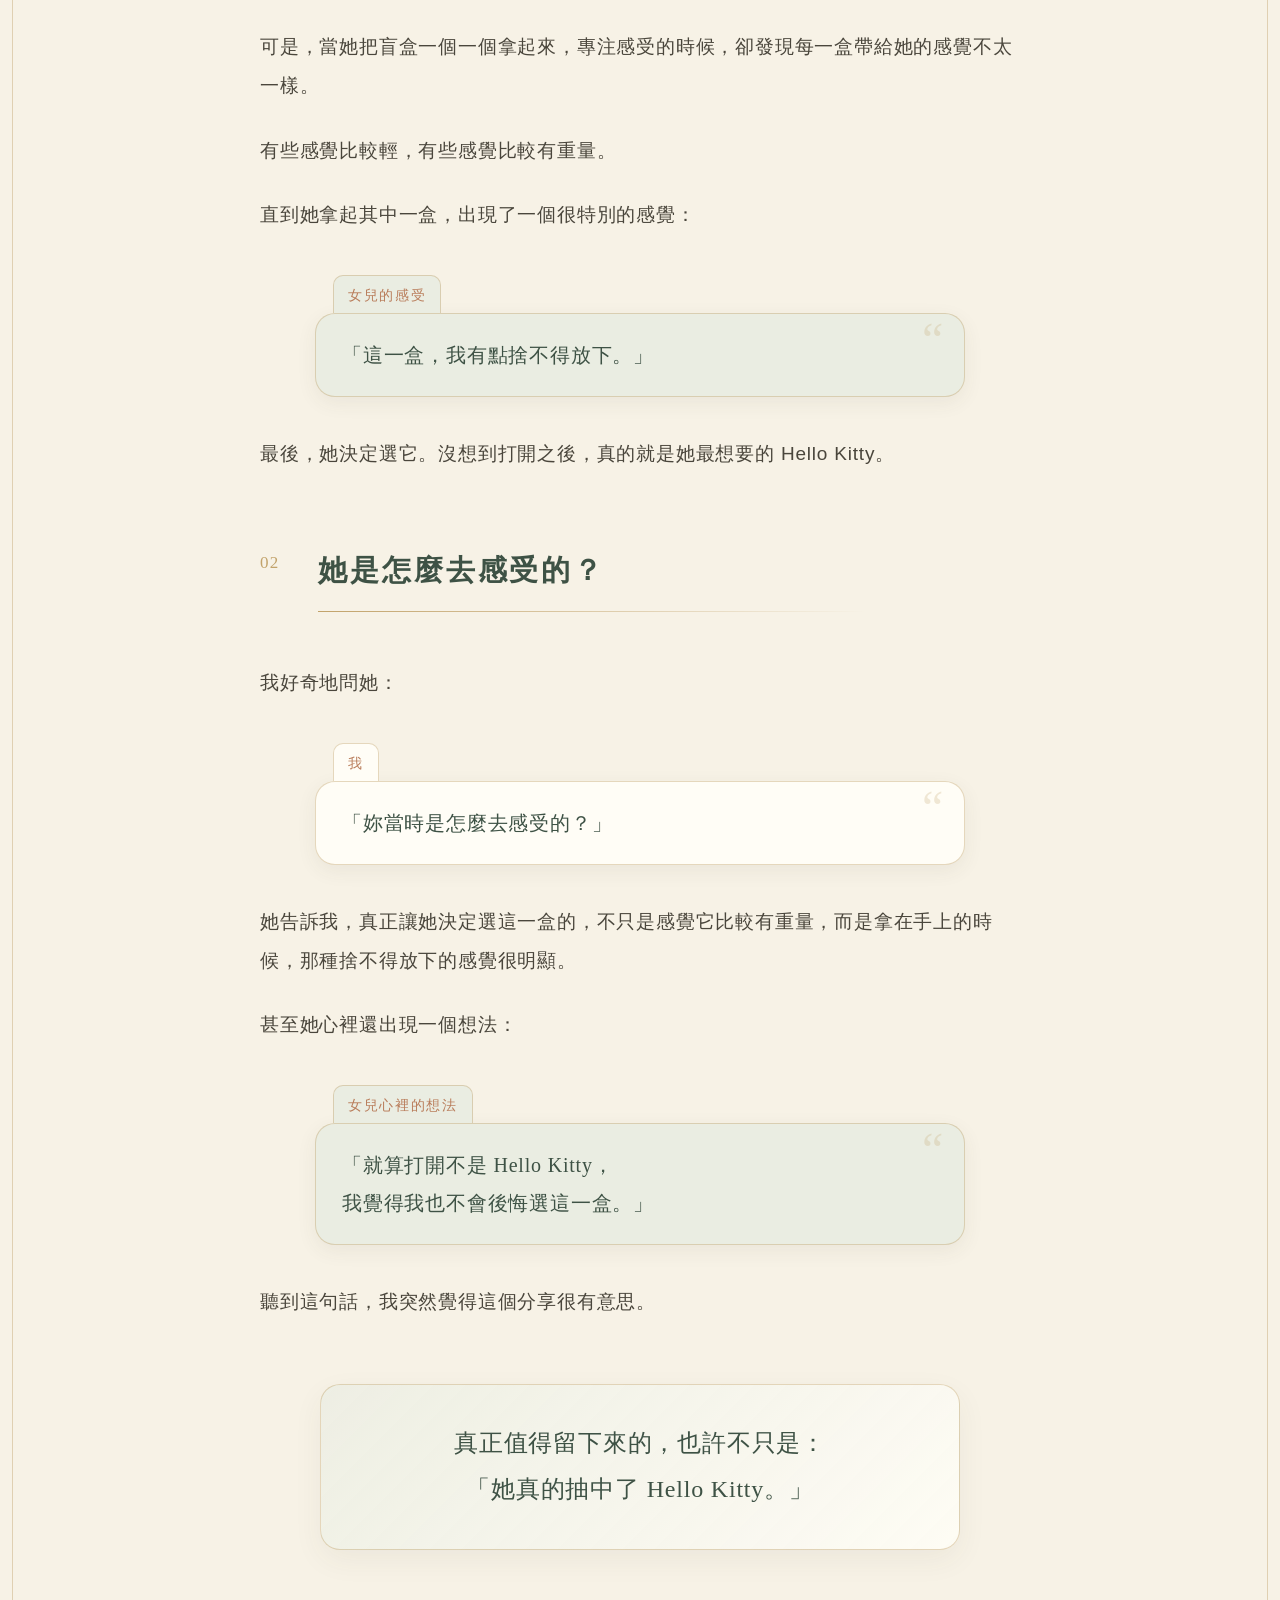
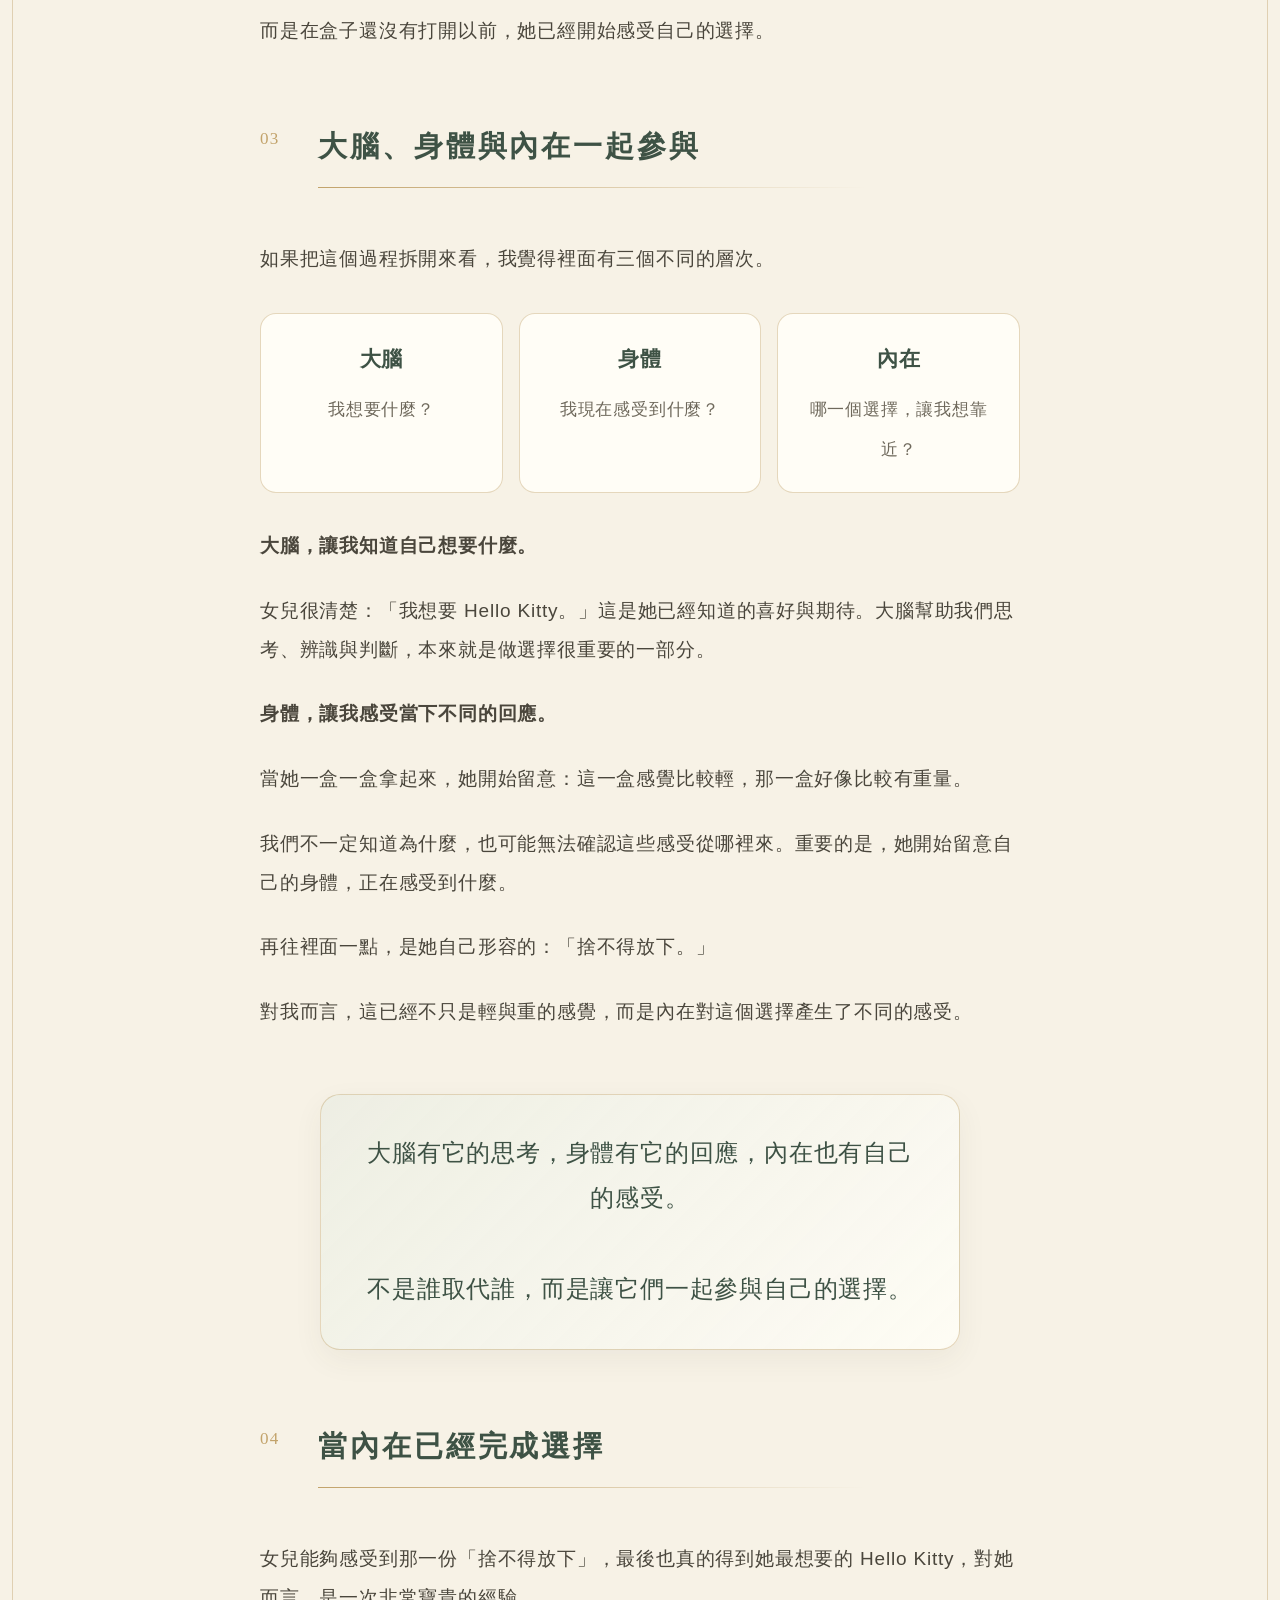
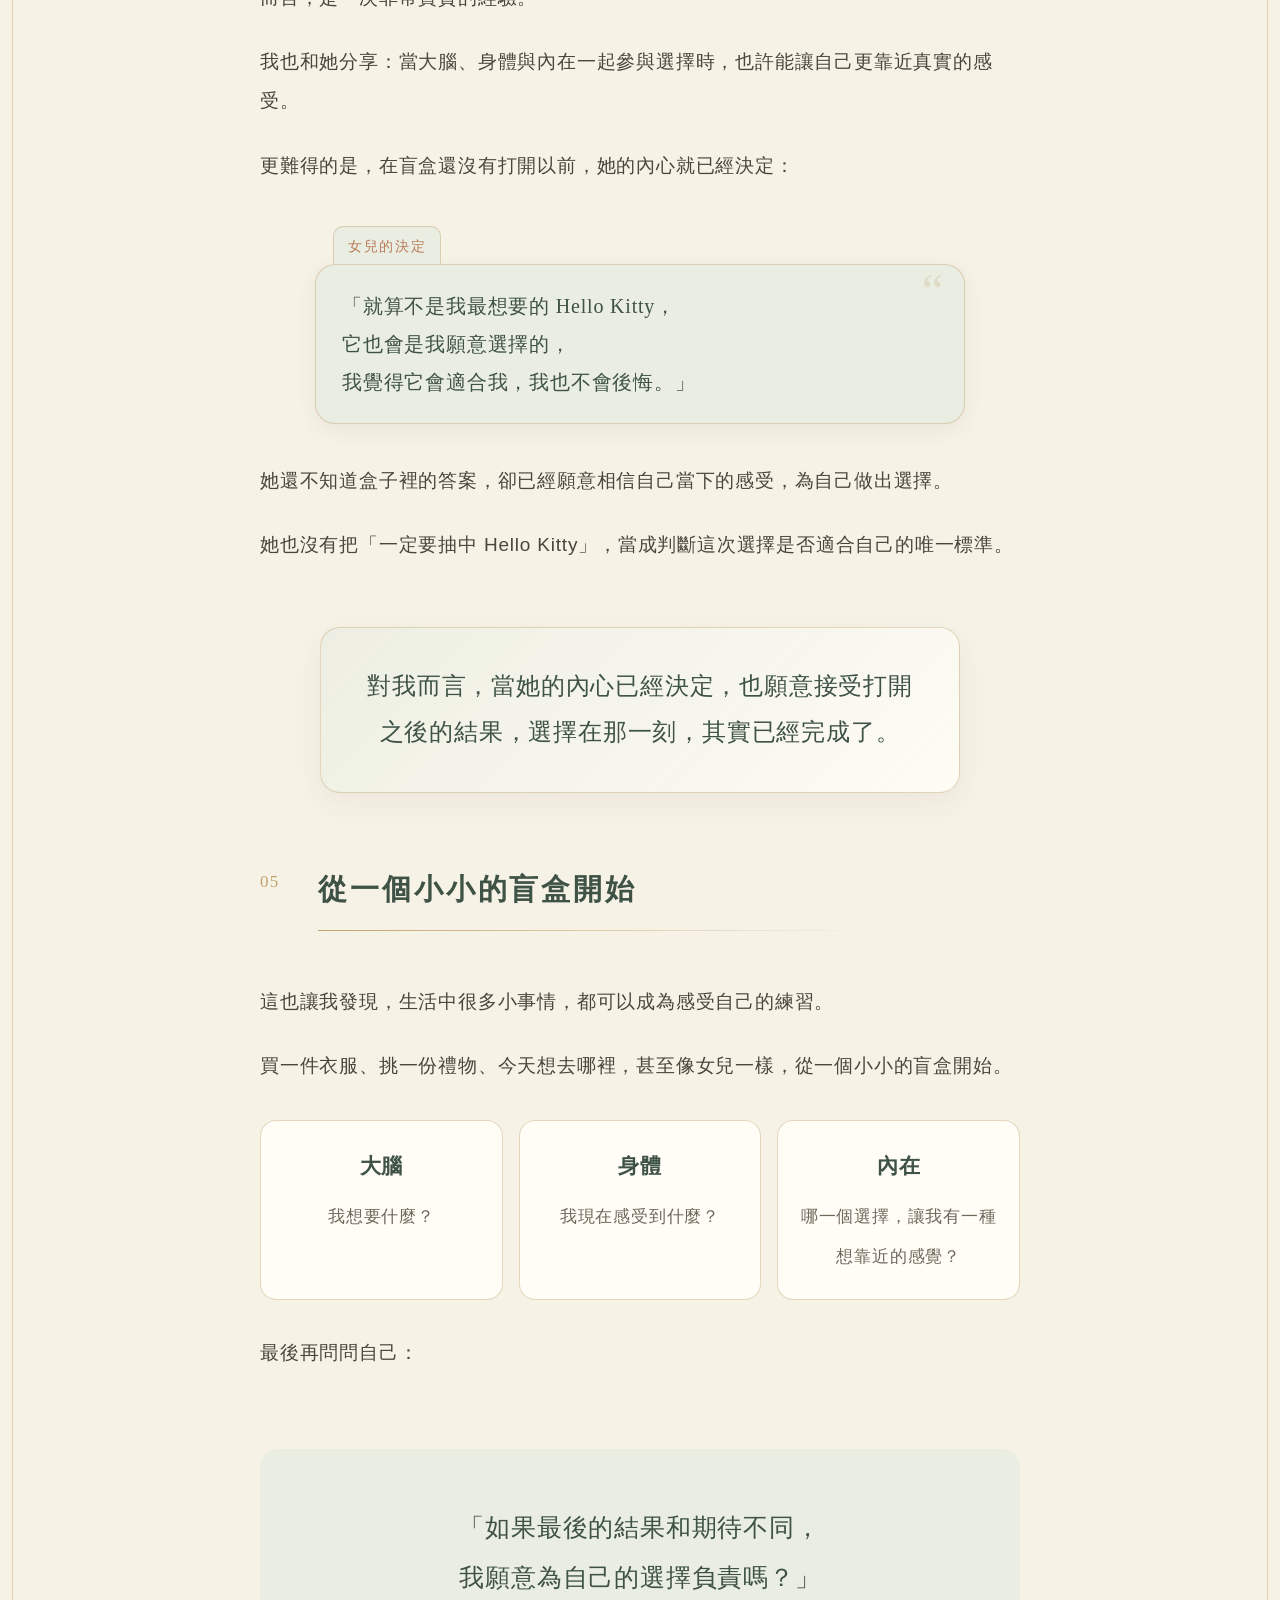
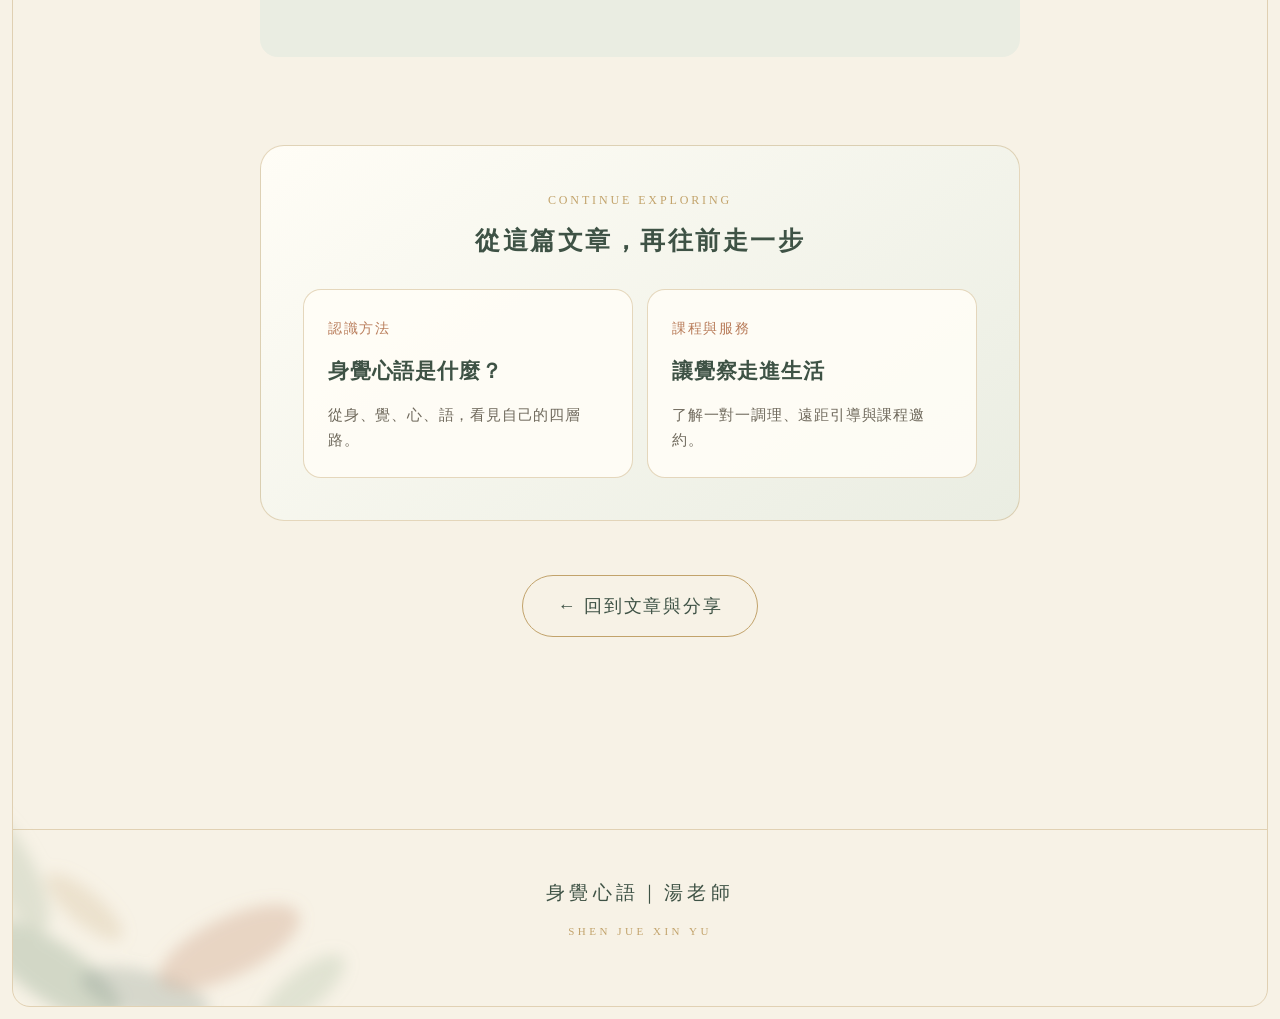
<file: articles/body-sense-blind-box.html>
<!DOCTYPE html>
<html lang="zh-Hant">
<head>
<meta charset="UTF-8">
<meta name="viewport" content="width=device-width, initial-scale=1">
<title>讓身體抽盲盒，居然捨不得放下｜身覺心語</title>
<meta name="description" content="女兒透過感受選擇盲盒，在答案揭曉以前，讓大腦、身體與內在一起參與選擇，也願意接受最後的結果。">
<link rel="canonical" href="https://shenjue-xinyu.pages.dev/articles/body-sense-blind-box.html">
<meta property="og:type" content="article">
<meta property="og:title" content="讓身體抽盲盒，居然捨不得放下｜身覺心語">
<meta property="og:description" content="一段從小小盲盒開始，練習感受自己、相信選擇的真實故事。">
<meta property="og:url" content="https://shenjue-xinyu.pages.dev/articles/body-sense-blind-box.html">
<meta property="og:image" content="https://shenjue-xinyu.pages.dev/assets/body-sense-blind-box.jpeg">
<meta property="og:locale" content="zh_TW">
<link rel="stylesheet" href="../style.css">
<script type="application/ld+json">
{
  "@context": "https://schema.org",
  "@type": "Article",
  "headline": "讓身體抽盲盒，居然捨不得放下",
  "description": "女兒透過感受選擇盲盒，在答案揭曉以前，讓大腦、身體與內在一起參與選擇，也願意接受最後的結果。",
  "image": "https://shenjue-xinyu.pages.dev/assets/body-sense-blind-box.jpeg",
  "datePublished": "2026-08-24",
  "dateModified": "2026-08-24",
  "author": { "@type": "Person", "name": "湯老師" },
  "publisher": { "@type": "Organization", "name": "身覺心語" },
  "mainEntityOfPage": "https://shenjue-xinyu.pages.dev/articles/body-sense-blind-box.html",
  "inLanguage": "zh-Hant"
}
</script>
</head>
<body>
<div class="sheet">

<nav class="nav">
  <div class="nav-inner">
    <a class="nav-brand" href="../index.html">身覺心語<span class="latin">SHEN JUE XIN YU</span></a>
    <a class="nav-link" href="../index.html">首頁</a>
    <a class="nav-link" href="../system.html">身覺心語</a>
    <a class="nav-link active" href="../articles.html">文章</a>
    <a class="nav-link" href="../services.html">課程與服務</a>
  </div>
</nav>

<main class="page article-page">
  <header class="essay-hero">
    <div>
      <a class="essay-breadcrumb" href="../articles.html">← 回文章與分享</a>
      <div class="essay-meta"><span>生命故事</span><span>身體覺察</span><time datetime="2026-08-24">2026-08-24</time></div>
      <h1>讓身體抽盲盒，居然捨不得放下</h1>
      <p class="essay-lead">女兒在十種造型的盲盒中，一盒一盒拿起來感受。真正讓她做出選擇的，不只是重量，而是那份「捨不得放下」的感覺。</p>
    </div>
    <figure class="essay-cover">
      <img src="../assets/body-sense-blind-box.jpeg" alt="女兒透過感受選中的 Hello Kitty 盲盒" width="1108" height="1477">
      <figcaption>從一個小小的盲盒開始，練習感受自己的選擇。</figcaption>
    </figure>
  </header>

  <div class="essay-guide">
    <section class="essay-guide-intro">
      <div class="essay-guide-label">這篇陪你看見</div>
      <p>大腦、身體與內在，如何一起參與我們的選擇。</p>
      <div class="essay-guide-label second">適合正在經歷</div>
      <p>面對選擇時想很多，卻不確定自己真正想靠近什麼的人。</p>
    </section>
    <nav class="essay-toc" aria-label="本篇內容">
      <div class="essay-toc-title">本篇內容</div>
      <ol>
        <li><a href="#story">一盒捨不得放下的盲盒</a></li>
        <li><a href="#feeling">她是怎麼去感受的？</a></li>
        <li><a href="#three-layers">大腦、身體與內在一起參與</a></li>
        <li><a href="#choice">當內在已經完成選擇</a></li>
        <li><a href="#practice">從一個小小的盲盒開始</a></li>
      </ol>
    </nav>
  </div>

  <article class="essay-body">
    <section id="story">
      <h2 data-section="01">一盒捨不得放下的盲盒</h2>
      <p>上週，女兒很開心地跟我說：</p>
      <div class="essay-dialogue">
        <div class="essay-speaker">女兒</div>
        <div class="essay-bubble">「你教我的『感受』真的很有效！」</div>
      </div>
      <p>原來她在抽盲盒時，裡面有 10 種不同的造型，而她最想要的是 Hello Kitty。</p>
      <p>這些盲盒外觀一樣，裡面的造型不同，大小、重量也非常接近。</p>
      <p>可是，當她把盲盒一個一個拿起來，專注感受的時候，卻發現每一盒帶給她的感覺不太一樣。</p>
      <p>有些感覺比較輕，有些感覺比較有重量。</p>
      <p>直到她拿起其中一盒，出現了一個很特別的感覺：</p>
      <div class="essay-dialogue right">
        <div class="essay-speaker">女兒的感受</div>
        <div class="essay-bubble">「這一盒，我有點捨不得放下。」</div>
      </div>
      <p>最後，她決定選它。沒想到打開之後，真的就是她最想要的 Hello Kitty。</p>
    </section>

    <section id="feeling">
      <h2 data-section="02">她是怎麼去感受的？</h2>
      <p>我好奇地問她：</p>
      <div class="essay-dialogue">
        <div class="essay-speaker">我</div>
        <div class="essay-bubble">「妳當時是怎麼去感受的？」</div>
      </div>
      <p>她告訴我，真正讓她決定選這一盒的，不只是感覺它比較有重量，而是拿在手上的時候，那種捨不得放下的感覺很明顯。</p>
      <p>甚至她心裡還出現一個想法：</p>
      <div class="essay-dialogue right">
        <div class="essay-speaker">女兒心裡的想法</div>
        <div class="essay-bubble">「就算打開不是 Hello Kitty，<br>我覺得我也不會後悔選這一盒。」</div>
      </div>
      <p>聽到這句話，我突然覺得這個分享很有意思。</p>
      <div class="essay-pullquote">真正值得留下來的，也許不只是：<br>「她真的抽中了 Hello Kitty。」</div>
      <p>而是在盒子還沒有打開以前，她已經開始感受自己的選擇。</p>
    </section>

    <section id="three-layers">
      <h2 data-section="03">大腦、身體與內在一起參與</h2>
      <p>如果把這個過程拆開來看，我覺得裡面有三個不同的層次。</p>
      <div class="sense-layers" aria-label="選擇的三個層次">
        <div class="sense-layer"><strong>大腦</strong><span>我想要什麼？</span></div>
        <div class="sense-layer"><strong>身體</strong><span>我現在感受到什麼？</span></div>
        <div class="sense-layer"><strong>內在</strong><span>哪一個選擇，讓我想靠近？</span></div>
      </div>
      <p><strong>大腦，讓我知道自己想要什麼。</strong></p>
      <p>女兒很清楚：「我想要 Hello Kitty。」這是她已經知道的喜好與期待。大腦幫助我們思考、辨識與判斷，本來就是做選擇很重要的一部分。</p>
      <p><strong>身體，讓我感受當下不同的回應。</strong></p>
      <p>當她一盒一盒拿起來，她開始留意：這一盒感覺比較輕，那一盒好像比較有重量。</p>
      <p>我們不一定知道為什麼，也可能無法確認這些感受從哪裡來。重要的是，她開始留意自己的身體，正在感受到什麼。</p>
      <p>再往裡面一點，是她自己形容的：「捨不得放下。」</p>
      <p>對我而言，這已經不只是輕與重的感覺，而是內在對這個選擇產生了不同的感受。</p>
      <div class="essay-pullquote">大腦有它的思考，身體有它的回應，內在也有自己的感受。<br><br>不是誰取代誰，而是讓它們一起參與自己的選擇。</div>
    </section>

    <section id="choice">
      <h2 data-section="04">當內在已經完成選擇</h2>
      <p>女兒能夠感受到那一份「捨不得放下」，最後也真的得到她最想要的 Hello Kitty，對她而言，是一次非常寶貴的經驗。</p>
      <p>我也和她分享：當大腦、身體與內在一起參與選擇時，也許能讓自己更靠近真實的感受。</p>
      <p>更難得的是，在盲盒還沒有打開以前，她的內心就已經決定：</p>
      <div class="essay-dialogue right">
        <div class="essay-speaker">女兒的決定</div>
        <div class="essay-bubble">「就算不是我最想要的 Hello Kitty，<br>它也會是我願意選擇的，<br>我覺得它會適合我，我也不會後悔。」</div>
      </div>
      <p>她還不知道盒子裡的答案，卻已經願意相信自己當下的感受，為自己做出選擇。</p>
      <p>她也沒有把「一定要抽中 Hello Kitty」，當成判斷這次選擇是否適合自己的唯一標準。</p>
      <div class="essay-pullquote">對我而言，當她的內心已經決定，也願意接受打開之後的結果，選擇在那一刻，其實已經完成了。</div>
    </section>

    <section id="practice">
      <h2 data-section="05">從一個小小的盲盒開始</h2>
      <p>這也讓我發現，生活中很多小事情，都可以成為感受自己的練習。</p>
      <p>買一件衣服、挑一份禮物、今天想去哪裡，甚至像女兒一樣，從一個小小的盲盒開始。</p>
      <div class="sense-layers" aria-label="感受選擇的三個問題">
        <div class="sense-layer"><strong>大腦</strong><span>我想要什麼？</span></div>
        <div class="sense-layer"><strong>身體</strong><span>我現在感受到什麼？</span></div>
        <div class="sense-layer"><strong>內在</strong><span>哪一個選擇，讓我有一種想靠近的感覺？</span></div>
      </div>
      <p>最後再問問自己：</p>
      <div class="essay-finale">「如果最後的結果和期待不同，<br>我願意為自己的選擇負責嗎？」</div>
    </section>

    <aside class="essay-next" aria-label="繼續閱讀">
      <div class="essay-next-eyebrow">CONTINUE EXPLORING</div>
      <h2>從這篇文章，再往前走一步</h2>
      <div class="essay-next-grid">
        <a href="../system.html"><span>認識方法</span><strong>身覺心語是什麼？</strong><small>從身、覺、心、語，看見自己的四層路。</small></a>
        <a href="../services.html"><span>課程與服務</span><strong>讓覺察走進生活</strong><small>了解一對一調理、遠距引導與課程邀約。</small></a>
      </div>
    </aside>
    <div class="essay-back"><a class="btn ghost" href="../articles.html">← 回到文章與分享</a></div>
  </article>
</main>

<footer>
  <div class="brand">身覺心語｜湯老師<span class="latin">SHEN JUE XIN YU</span></div>
</footer>

</div>
</body>
</html>
</file>
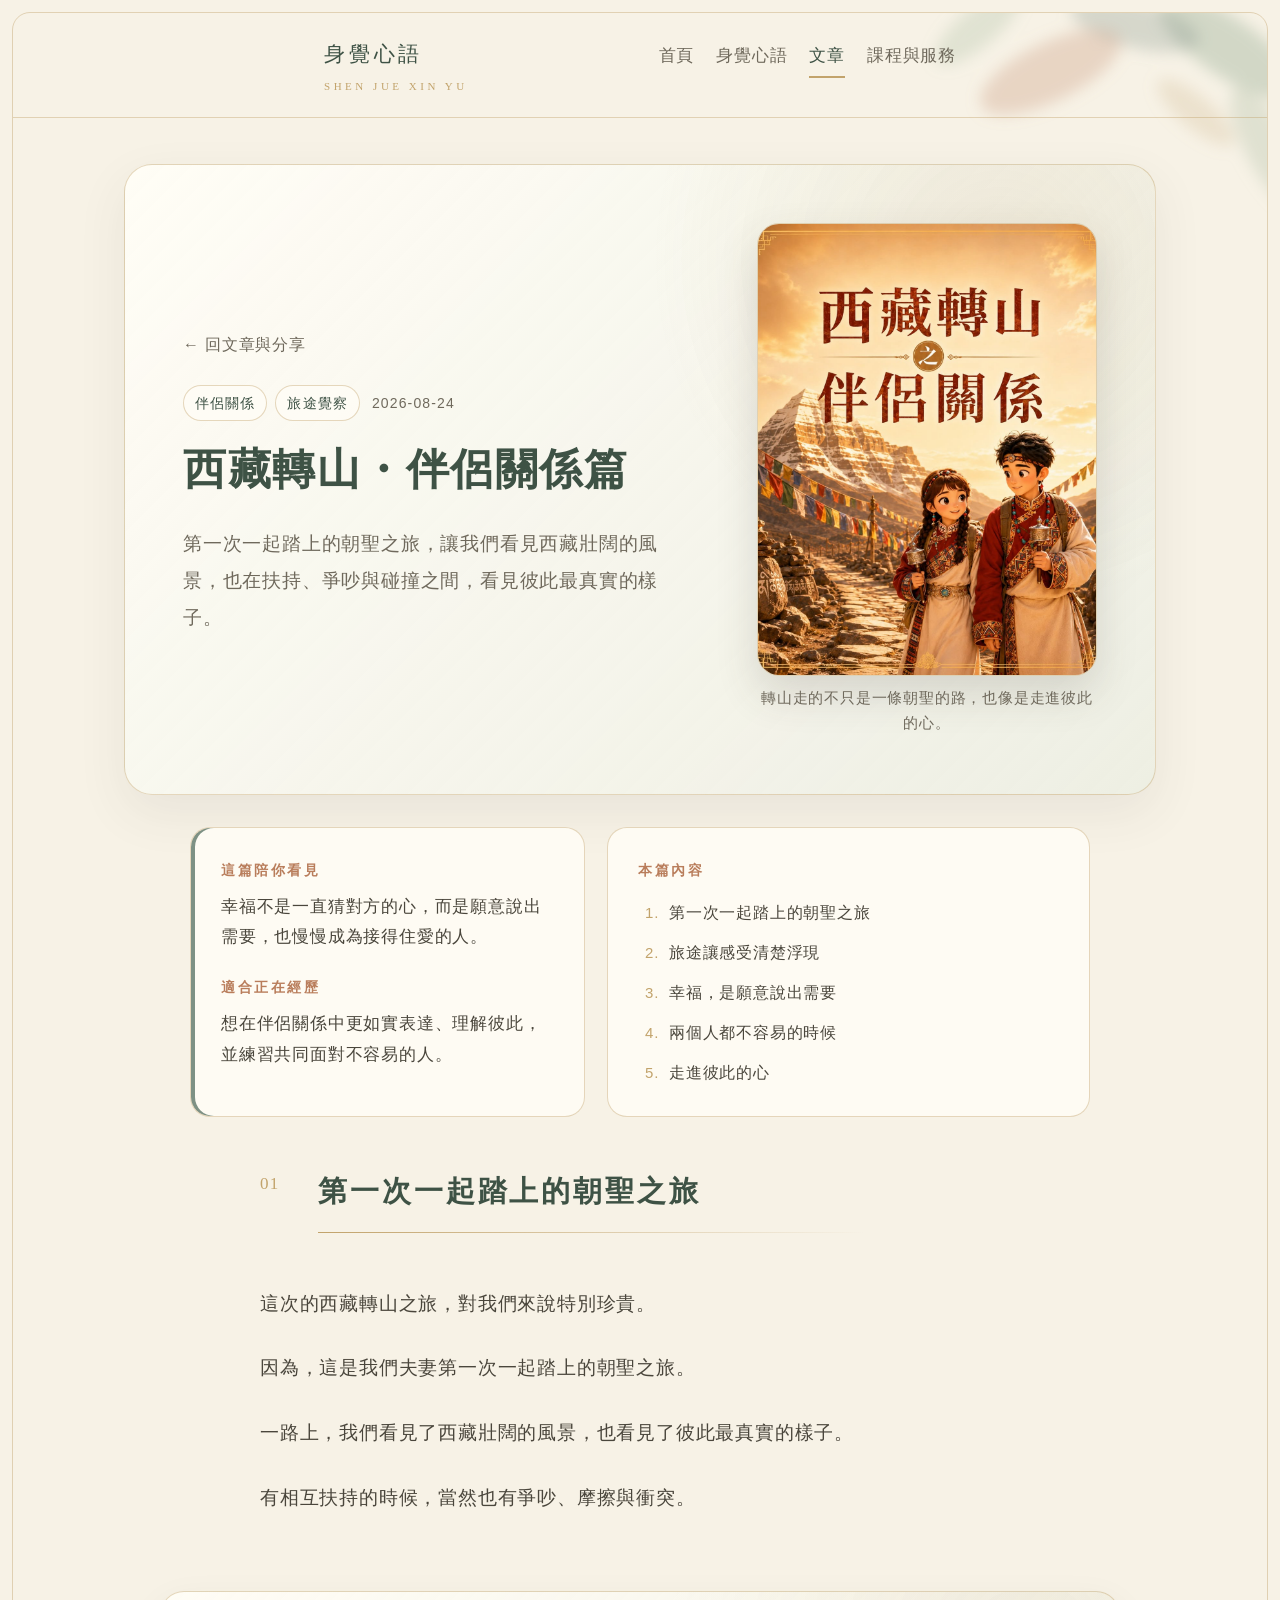
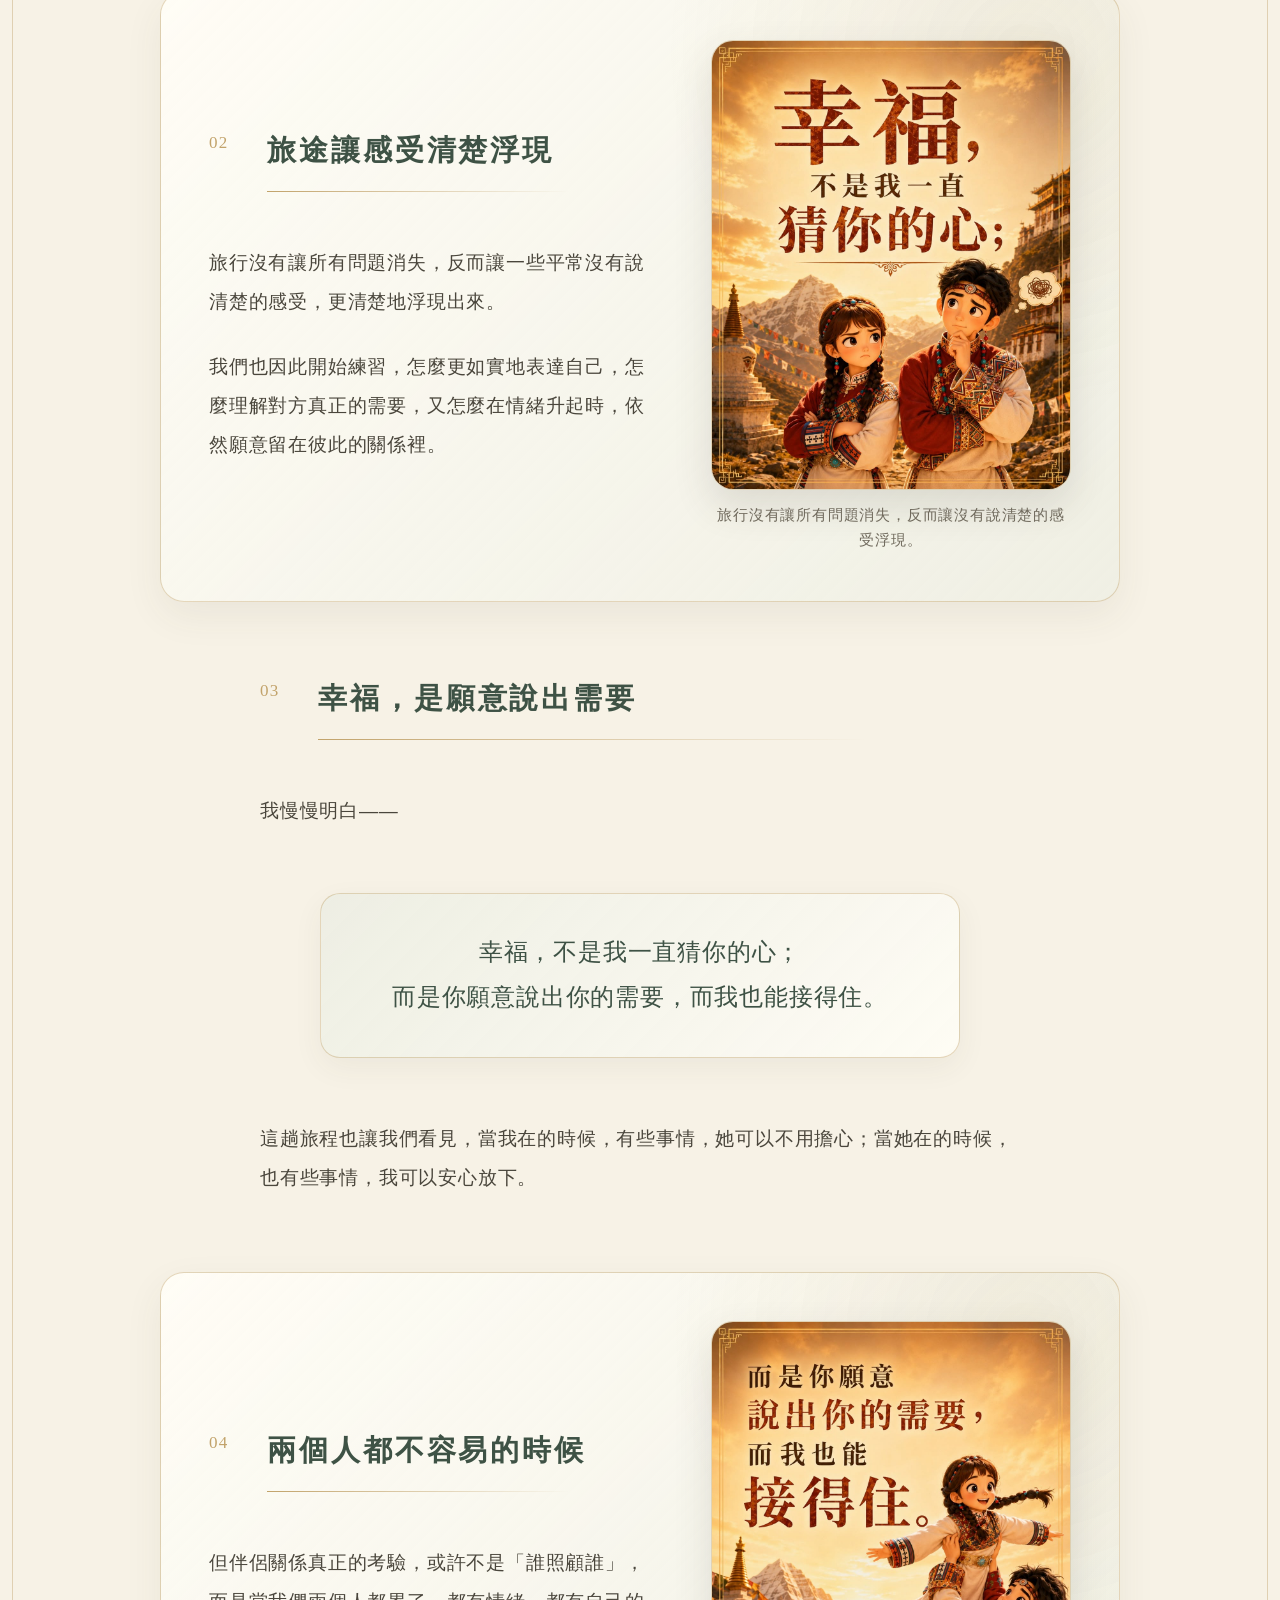
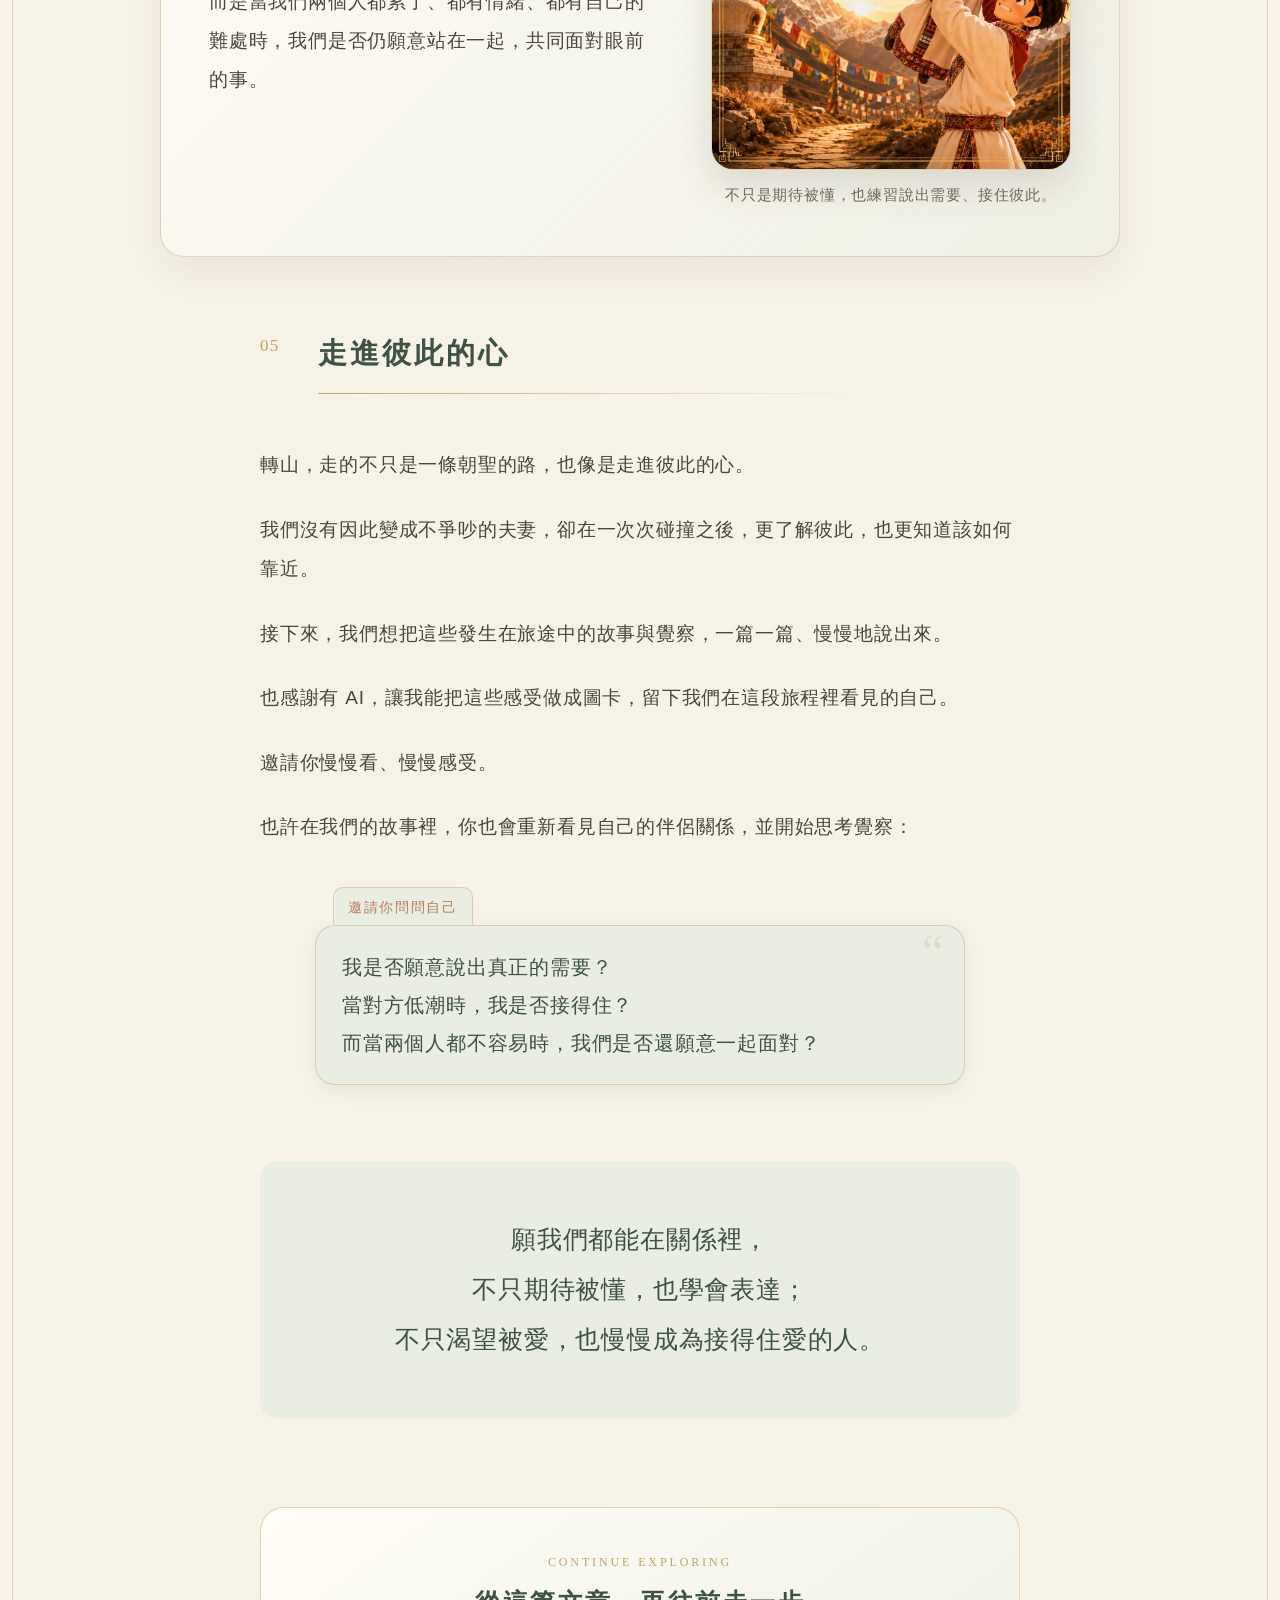
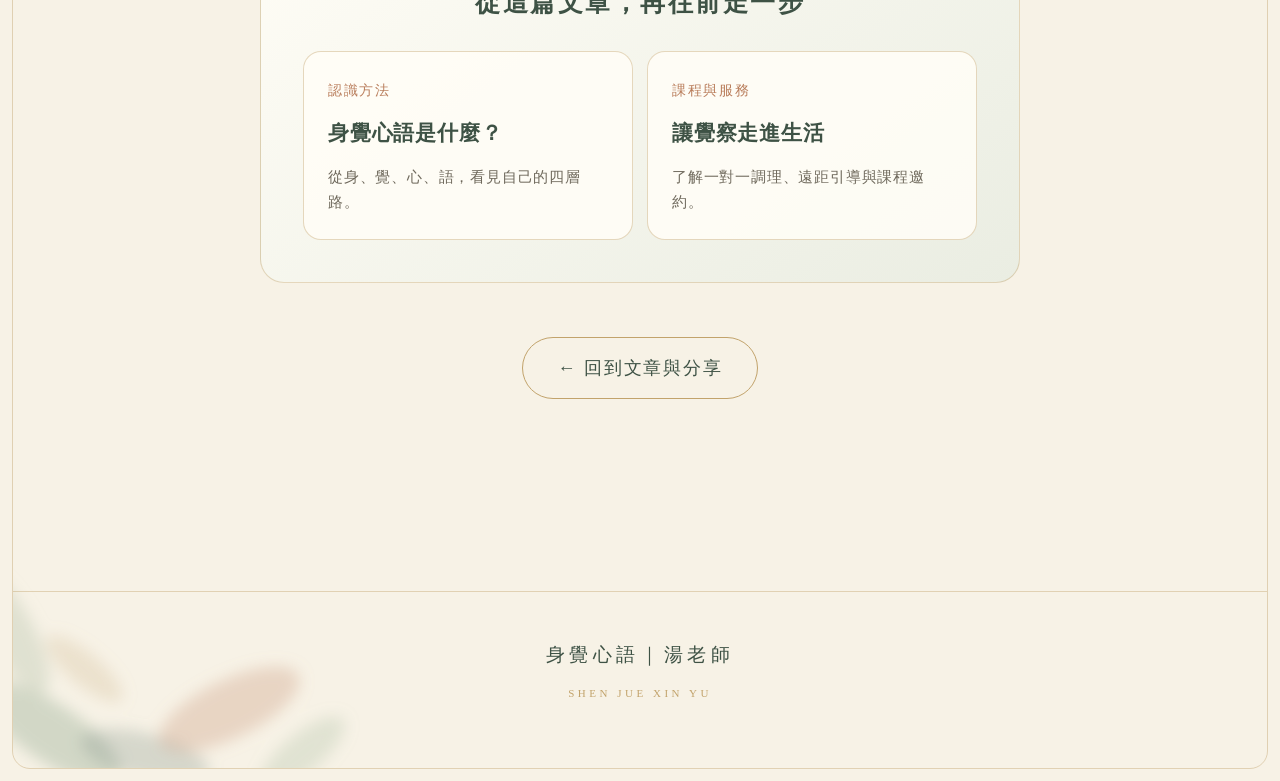
<file: articles/tibet-kora-couple-relationship.html>
<!DOCTYPE html>
<html lang="zh-Hant">
<head>
<meta charset="UTF-8">
<meta name="viewport" content="width=device-width, initial-scale=1">
<title>西藏轉山・伴侶關係篇｜身覺心語</title>
<meta name="description" content="第一次與伴侶一起踏上西藏朝聖之旅，在扶持、衝突與碰撞中，練習說出需要、理解彼此，也一起面對關係裡的不容易。">
<link rel="canonical" href="https://shenjue-xinyu.pages.dev/articles/tibet-kora-couple-relationship.html">
<meta property="og:type" content="article">
<meta property="og:title" content="西藏轉山・伴侶關係篇｜身覺心語">
<meta property="og:description" content="轉山走的不只是一條朝聖的路，也像是走進彼此的心。">
<meta property="og:url" content="https://shenjue-xinyu.pages.dev/articles/tibet-kora-couple-relationship.html">
<meta property="og:image" content="https://shenjue-xinyu.pages.dev/assets/tibet-kora-couple-relationship-01.jpg">
<meta property="og:locale" content="zh_TW">
<link rel="stylesheet" href="../style.css">
<script type="application/ld+json">
{
  "@context": "https://schema.org",
  "@type": "Article",
  "headline": "西藏轉山・伴侶關係篇",
  "description": "第一次與伴侶一起踏上西藏朝聖之旅，在扶持、衝突與碰撞中，練習說出需要、理解彼此，也一起面對關係裡的不容易。",
  "image": "https://shenjue-xinyu.pages.dev/assets/tibet-kora-couple-relationship-01.jpg",
  "datePublished": "2026-08-24",
  "dateModified": "2026-08-24",
  "author": { "@type": "Person", "name": "湯老師" },
  "publisher": { "@type": "Organization", "name": "身覺心語" },
  "mainEntityOfPage": "https://shenjue-xinyu.pages.dev/articles/tibet-kora-couple-relationship.html",
  "inLanguage": "zh-Hant"
}
</script>
</head>
<body>
<div class="sheet">

<nav class="nav">
  <div class="nav-inner">
    <a class="nav-brand" href="../index.html">身覺心語<span class="latin">SHEN JUE XIN YU</span></a>
    <a class="nav-link" href="../index.html">首頁</a>
    <a class="nav-link" href="../system.html">身覺心語</a>
    <a class="nav-link active" href="../articles.html">文章</a>
    <a class="nav-link" href="../services.html">課程與服務</a>
  </div>
</nav>

<main class="page article-page tibet-relationship-page">
  <header class="essay-hero">
    <div>
      <a class="essay-breadcrumb" href="../articles.html">← 回文章與分享</a>
      <div class="essay-meta"><span>伴侶關係</span><span>旅途覺察</span><time datetime="2026-08-24">2026-08-24</time></div>
      <h1>西藏轉山・伴侶關係篇</h1>
      <p class="essay-lead">第一次一起踏上的朝聖之旅，讓我們看見西藏壯闊的風景，也在扶持、爭吵與碰撞之間，看見彼此最真實的樣子。</p>
    </div>
    <figure class="essay-cover">
      <img src="../assets/tibet-kora-couple-relationship-01.jpg" alt="西藏轉山之伴侶關係主題圖卡" width="1122" height="1402">
      <figcaption>轉山走的不只是一條朝聖的路，也像是走進彼此的心。</figcaption>
    </figure>
  </header>

  <div class="essay-guide">
    <section class="essay-guide-intro">
      <div class="essay-guide-label">這篇陪你看見</div>
      <p>幸福不是一直猜對方的心，而是願意說出需要，也慢慢成為接得住愛的人。</p>
      <div class="essay-guide-label second">適合正在經歷</div>
      <p>想在伴侶關係中更如實表達、理解彼此，並練習共同面對不容易的人。</p>
    </section>
    <nav class="essay-toc" aria-label="本篇內容">
      <div class="essay-toc-title">本篇內容</div>
      <ol>
        <li><a href="#pilgrimage">第一次一起踏上的朝聖之旅</a></li>
        <li><a href="#truth">旅途讓感受清楚浮現</a></li>
        <li><a href="#needs">幸福，是願意說出需要</a></li>
        <li><a href="#together">兩個人都不容易的時候</a></li>
        <li><a href="#heart">走進彼此的心</a></li>
      </ol>
    </nav>
  </div>

  <article class="essay-body">
    <section id="pilgrimage">
      <h2 data-section="01">第一次一起踏上的朝聖之旅</h2>
      <p>這次的西藏轉山之旅，對我們來說特別珍貴。</p>
      <p>因為，這是我們夫妻第一次一起踏上的朝聖之旅。</p>
      <p>一路上，我們看見了西藏壯闊的風景，也看見了彼此最真實的樣子。</p>
      <p>有相互扶持的時候，當然也有爭吵、摩擦與衝突。</p>
    </section>

    <section id="truth" class="essay-section-split">
      <div class="essay-section-copy">
        <h2 data-section="02">旅途讓感受清楚浮現</h2>
        <p>旅行沒有讓所有問題消失，反而讓一些平常沒有說清楚的感受，更清楚地浮現出來。</p>
        <p>我們也因此開始練習，怎麼更如實地表達自己，怎麼理解對方真正的需要，又怎麼在情緒升起時，依然願意留在彼此的關係裡。</p>
      </div>
      <figure class="essay-figure">
        <img src="../assets/tibet-kora-couple-relationship-02.jpg" alt="伴侶在西藏旅途中思考與磨合的圖卡" width="1122" height="1402" loading="lazy">
        <figcaption>旅行沒有讓所有問題消失，反而讓沒有說清楚的感受浮現。</figcaption>
      </figure>
    </section>

    <section id="needs">
      <h2 data-section="03">幸福，是願意說出需要</h2>
      <p>我慢慢明白——</p>
      <div class="essay-pullquote">幸福，不是我一直猜你的心；<br>而是你願意說出你的需要，而我也能接得住。</div>
      <p>這趟旅程也讓我們看見，當我在的時候，有些事情，她可以不用擔心；當她在的時候，也有些事情，我可以安心放下。</p>
    </section>

    <section id="together" class="essay-section-split">
      <div class="essay-section-copy">
        <h2 data-section="04">兩個人都不容易的時候</h2>
        <p>但伴侶關係真正的考驗，或許不是「誰照顧誰」，而是當我們兩個人都累了、都有情緒、都有自己的難處時，我們是否仍願意站在一起，共同面對眼前的事。</p>
      </div>
      <figure class="essay-figure">
        <img src="../assets/tibet-kora-couple-relationship-03.jpg" alt="伴侶彼此承接與支持的西藏圖卡" width="1122" height="1402" loading="lazy">
        <figcaption>不只是期待被懂，也練習說出需要、接住彼此。</figcaption>
      </figure>
    </section>

    <section id="heart">
      <h2 data-section="05">走進彼此的心</h2>
      <p>轉山，走的不只是一條朝聖的路，也像是走進彼此的心。</p>
      <p>我們沒有因此變成不爭吵的夫妻，卻在一次次碰撞之後，更了解彼此，也更知道該如何靠近。</p>
      <p>接下來，我們想把這些發生在旅途中的故事與覺察，一篇一篇、慢慢地說出來。</p>
      <p>也感謝有 AI，讓我能把這些感受做成圖卡，留下我們在這段旅程裡看見的自己。</p>
      <p>邀請你慢慢看、慢慢感受。</p>
      <p>也許在我們的故事裡，你也會重新看見自己的伴侶關係，並開始思考覺察：</p>
      <div class="essay-dialogue right">
        <div class="essay-speaker">邀請你問問自己</div>
        <div class="essay-bubble">我是否願意說出真正的需要？<br>當對方低潮時，我是否接得住？<br>而當兩個人都不容易時，我們是否還願意一起面對？</div>
      </div>
      <div class="essay-finale">願我們都能在關係裡，<br>不只期待被懂，也學會表達；<br>不只渴望被愛，也慢慢成為接得住愛的人。</div>
    </section>

    <aside class="essay-next" aria-label="繼續閱讀">
      <div class="essay-next-eyebrow">CONTINUE EXPLORING</div>
      <h2>從這篇文章，再往前走一步</h2>
      <div class="essay-next-grid">
        <a href="../system.html"><span>認識方法</span><strong>身覺心語是什麼？</strong><small>從身、覺、心、語，看見自己的四層路。</small></a>
        <a href="../services.html"><span>課程與服務</span><strong>讓覺察走進生活</strong><small>了解一對一調理、遠距引導與課程邀約。</small></a>
      </div>
    </aside>
    <div class="essay-back"><a class="btn ghost" href="../articles.html">← 回到文章與分享</a></div>
  </article>
</main>

<footer>
  <div class="brand">身覺心語｜湯老師<span class="latin">SHEN JUE XIN YU</span></div>
</footer>

</div>
</body>
</html>
</file>
<file: style.css>
/* 身覺心語｜湯老師 個人網站 共用樣式
   版型：陶土手札（2026-07-23 江江選定）
   紙質米白底、金色細線框、四角水彩葉、墨綠襯線標題、編號清單。
   讀者可能五十歲上下：正文 19px 起跳，全站最小字級 17px，行距放寬。 */

:root {
  --paper: #F7F2E6;
  --card: #FFFDF6;
  --ink: #3E5245;        /* 墨綠：標題與重點 */
  --text: #4A463C;       /* 正文暖棕灰 */
  --text-soft: #6F695C;
  --gold: #C2A36B;
  --gold-line: rgba(194, 163, 107, 0.42);
  --cream: #EDE4D2;      /* 編號圓底 */
  --sage: #7E9184;
  --sage-soft: #EAEDE2;
  --clay: #B97D5B;
  --clay-soft: #F5EBDF;
  --qbg: #F7E9DF;        /* Q 版圖的底色，用來讓裁切圖融入 */
}

* { box-sizing: border-box; }

html, body {
  margin: 0;
  padding: 0;
  background: var(--paper);
}

body {
  font-family: "PingFang TC", "Heiti TC", "Microsoft JhengHei", sans-serif;
  font-size: 19px;
  line-height: 2;
  letter-spacing: 0.04em;
  color: var(--text);
  -webkit-font-smoothing: antialiased;
  padding: 12px;
}

h1, h2, h3, .serif {
  font-family: "Songti TC", "Kaiti TC", "PMingLiU", serif;
  font-weight: 600;
  letter-spacing: 0.1em;
  color: var(--ink);
}

/* ── 金線紙框與水彩葉 ── */
.sheet {
  position: relative;
  overflow: hidden;
  border: 1px solid var(--gold-line);
  border-radius: 18px;
  min-height: calc(100vh - 24px);
}
.sheet::before,
.sheet::after {
  content: "";
  position: absolute;
  width: min(420px, 82vw);
  height: min(420px, 82vw);
  background: url("assets/leaf-corner.svg") no-repeat;
  background-size: contain;
  pointer-events: none;
  z-index: 0;
}
.sheet::before { top: -30px; right: -50px; transform: scaleX(-1); }
.sheet::after  { bottom: -30px; left: -50px; transform: scaleY(-1); }

/* ── 導覽 ── */
.nav {
  position: relative;
  z-index: 1;
  border-bottom: 1px solid var(--gold-line);
}
.nav-inner {
  max-width: 680px;
  margin: 0 auto;
  padding: 20px 24px;
  display: flex;
  flex-wrap: wrap;
  align-items: baseline;
  gap: 8px 22px;
}
.nav-brand {
  font-family: "Songti TC", "Kaiti TC", serif;
  font-size: 21px;
  letter-spacing: 0.18em;
  color: var(--ink);
  text-decoration: none;
  margin-right: auto;
}
.nav-brand .latin {
  display: block;
  font-family: Georgia, serif;
  font-size: 11px;
  letter-spacing: 0.32em;
  color: var(--gold);
}
.nav a.nav-link {
  font-size: 17px;
  color: var(--text-soft);
  text-decoration: none;
  padding-bottom: 3px;
}
.nav a.nav-link:hover { color: var(--ink); }
.nav a.nav-link.active {
  color: var(--ink);
  border-bottom: 2px solid var(--gold);
}

/* ── 版面 ── */
.page {
  position: relative;
  z-index: 1;
  max-width: 680px;
  margin: 0 auto;
  padding: 0 24px 96px;
}
section { margin-top: 88px; }

.section-title {
  font-size: 26px;
  margin: 0 0 28px;
  text-align: center;
}
.section-title::after {
  content: "";
  display: block;
  width: 44px;
  height: 1px;
  background: var(--gold);
  margin: 18px auto 0;
}

p { margin: 0 0 1.2em; }
.soft { color: var(--text-soft); }
.note {
  font-size: 17px;
  line-height: 1.9;
  color: var(--text-soft);
}
.center { text-align: center; }

/* ── 開場 ── */
.hero {
  padding: 88px 0 12px;
  text-align: center;
}
.hero .kicker {
  font-size: 17px;
  letter-spacing: 0.34em;
  color: var(--gold);
  margin-bottom: 30px;
}
.hero h1 {
  font-size: 31px;
  line-height: 1.95;
  font-weight: 600;
  margin: 0 auto;
  max-width: 15em;
}
.hero .sub {
  margin-top: 34px;
  font-size: 18px;
  color: var(--text-soft);
}

/* ── 首頁主視覺 ── */
.page.home-page {
  max-width: 1180px;
  padding-left: 42px;
  padding-right: 42px;
}
.home-page > section,
.home-page > .quote {
  max-width: 680px;
  margin-left: auto;
  margin-right: auto;
}
.home-hero {
  min-height: 610px;
  padding: 84px 0 60px;
  display: grid;
  grid-template-columns: minmax(0, 1fr) 300px;
  align-items: center;
  gap: clamp(48px, 7vw, 96px);
}
.home-hero-copy {
  min-width: 0;
  max-width: 700px;
}
.home-hero .kicker {
  margin-bottom: 26px;
  color: var(--clay);
  font-size: 17px;
  font-weight: 600;
  letter-spacing: 0.22em;
}
.home-hero h1 {
  margin: 0;
  font-size: clamp(48px, 5.1vw, 70px);
  line-height: 1.42;
  letter-spacing: 0.075em;
  font-weight: 600;
}
.home-hero h1 span {
  display: block;
  white-space: nowrap;
}
.home-hero .sub {
  max-width: 31em;
  margin: 24px 0 0;
  color: var(--text-soft);
  font-size: 19px;
  line-height: 1.9;
  letter-spacing: 0.055em;
}
.home-hero-actions {
  margin-top: 34px;
  display: flex;
  align-items: center;
  flex-wrap: wrap;
  gap: 18px 30px;
}
.home-hero-actions .btn {
  padding: 12px 30px;
}
.home-hero .text-link {
  color: var(--clay);
  font-size: 18px;
  text-decoration: none;
  letter-spacing: 0.08em;
  border-bottom: 1px solid transparent;
}
.home-hero .text-link:hover {
  border-bottom-color: currentColor;
}
.home-portrait {
  position: relative;
  width: 270px;
  height: 390px;
  justify-self: end;
  display: flex;
  align-items: flex-end;
  justify-content: center;
}
.home-portrait::before {
  content: "";
  position: absolute;
  left: 50%;
  bottom: 4px;
  width: 260px;
  height: 330px;
  transform: translateX(-50%);
  border: 1px solid var(--gold-line);
  border-radius: 50% 50% 8px 8px / 40% 40% 8px 8px;
  background: linear-gradient(150deg, rgba(255,253,246,0.86), rgba(234,237,226,0.92));
}
.home-portrait img {
  position: relative;
  z-index: 1;
  display: block;
  width: 270px;
  max-height: 390px;
  object-fit: contain;
  object-position: center bottom;
  filter: drop-shadow(0 16px 22px rgba(70, 65, 58, 0.14));
}

/* ── 編號清單（01 02 03）── */
.numlist { margin-top: 12px; }
.numitem {
  display: flex;
  align-items: center;
  gap: 22px;
  padding: 26px 0;
}
.numitem + .numitem { border-top: 1px solid var(--gold-line); }
.numitem .num {
  flex: none;
  width: 58px;
  height: 58px;
  border-radius: 50%;
  background: var(--cream);
  color: var(--ink);
  font-family: "Songti TC", Georgia, serif;
  font-size: 20px;
  letter-spacing: 0.06em;
  display: flex;
  align-items: center;
  justify-content: center;
}
.numitem h3 { font-size: 21px; margin: 0 0 4px; }
.numitem p { margin: 0; color: var(--text-soft); font-size: 18px; line-height: 1.9; }

/* ── 金句 ── */
.quote {
  margin: 76px auto 0;
  max-width: 26em;
  text-align: center;
  font-family: "Songti TC", "Kaiti TC", serif;
  font-size: 21px;
  line-height: 2.1;
  color: var(--ink);
}
.quote::before {
  content: "";
  display: block;
  width: 1px;
  height: 40px;
  background: var(--gold);
  margin: 0 auto 28px;
}
.quote .by {
  display: block;
  margin-top: 14px;
  font-size: 17px;
  color: var(--text-soft);
  font-family: "PingFang TC", sans-serif;
}

/* ── 卡片 ── */
.card {
  background: var(--card);
  border: 1px solid var(--gold-line);
  border-radius: 16px;
  padding: 32px 28px;
  margin-bottom: 24px;
}
.card h3 { font-size: 22px; margin: 0 0 14px; }
.card p:last-child { margin-bottom: 0; }
.tint { background: var(--sage-soft); }

/* ── 圖文交織構圖 ── */

/* 關於湯老師：去背照浮在有機色暈上，文字繞排，下緣藏進資格卡後面 */
.about-stage {
  position: relative;
  margin-bottom: 6px;
}
.about-stage::before {
  content: "";
  position: absolute;
  left: -10%;
  top: 4%;
  width: 62%;
  aspect-ratio: 1 / 1;
  background: radial-gradient(closest-side, rgba(126, 145, 132, 0.30), rgba(126, 145, 132, 0));
  border-radius: 48% 52% 55% 45% / 55% 48% 52% 45%;
  z-index: 0;
}
.about-photo {
  float: left;
  width: 46%;
  max-width: 250px;
  margin: 0 8px -34px 0;
  position: relative;
  z-index: 1;
  filter: drop-shadow(0 10px 16px rgba(70, 65, 58, 0.16));
}
.about-intro { position: relative; z-index: 1; }
.about-intro h3 { font-size: 25px; margin: 8px 0 14px; }
.about-stage::after { content: ""; display: block; clear: none; }
.about-stage + .card { position: relative; z-index: 2; }

/* AI 陪伴：Q 版站在卡片旁，手勢對著卡片、身體與卡片交疊 */
.ai-stage {
  display: flex;
  align-items: flex-end;
}
.ai-figure {
  flex: none;
  width: 138px;
  margin-right: -30px;
  margin-bottom: -4px;
  position: relative;
  z-index: 2;
  filter: drop-shadow(0 8px 12px rgba(70, 65, 58, 0.20));
}
.ai-stage .card {
  position: relative;
  z-index: 1;
  margin-bottom: 0;
  padding-left: 48px;
}

/* 分頁開場：文字在左、Q 版站在金線後探出來 */
.hero-side {
  display: flex;
  align-items: flex-end;
  gap: 10px;
  text-align: left;
  padding: 64px 0 0;
  border-bottom: 1px solid var(--gold-line);
}
.hero-side .hero-text { flex: 1; padding-bottom: 36px; }
.hero-side .kicker { margin-bottom: 22px; }
.hero-side h1 { font-size: 29px; margin: 0; max-width: none; }
.hero-side .sub { margin-top: 18px; }
.hero-figure {
  flex: none;
  width: 128px;
  margin-bottom: -1px;
  filter: drop-shadow(0 6px 10px rgba(70, 65, 58, 0.16));
}

/* ── 名銜與專長 ── */
.cred-list {
  list-style: none;
  margin: 0;
  padding: 0;
}
.cred-list li {
  padding: 10px 0 10px 22px;
  position: relative;
  border-bottom: 1px solid var(--gold-line);
}
.cred-list li:last-child { border-bottom: none; }
.cred-list li::before {
  content: "";
  position: absolute;
  left: 2px;
  top: 50%;
  width: 8px;
  height: 8px;
  border-radius: 50%;
  background: var(--sage);
  transform: translateY(-50%);
}

/* ── 服務 ── */
.svc dl {
  margin: 20px 0 0;
  border-top: 1px solid var(--gold-line);
  padding-top: 18px;
}
.svc dt {
  font-size: 17px;
  color: var(--ink);
  letter-spacing: 0.12em;
  margin-top: 14px;
}
.svc dt:first-child { margin-top: 0; }
.svc dd { margin: 4px 0 0; }

.chip {
  display: inline-block;
  font-size: 17px;
  color: var(--clay);
  background: var(--clay-soft);
  border-radius: 999px;
  padding: 2px 16px;
}

/* ── 按鈕 ── */
.btn {
  display: inline-block;
  font-size: 18px;
  color: var(--paper);
  background: var(--ink);
  border: none;
  border-radius: 999px;
  padding: 12px 34px;
  text-decoration: none;
  cursor: pointer;
  font-family: inherit;
  letter-spacing: 0.1em;
}
.btn:hover { background: #33453A; }
.btn.ghost {
  background: transparent;
  color: var(--ink);
  border: 1px solid var(--gold);
}
.btn.ghost:hover { background: var(--cream); }

/* ── 四層結構 ── */
.layer {
  display: flex;
  gap: 22px;
  align-items: flex-start;
  padding: 30px 0;
  border-bottom: 1px solid var(--gold-line);
}
.layer:last-of-type { border-bottom: none; }
.layer .glyph {
  flex: none;
  width: 58px;
  height: 58px;
  border-radius: 50%;
  background: var(--cream);
  color: var(--ink);
  font-family: "Songti TC", "Kaiti TC", serif;
  font-size: 26px;
  display: flex;
  align-items: center;
  justify-content: center;
}
.layer h3 { font-size: 21px; margin: 4px 0 8px; }
.layer p { margin: 0; color: var(--text-soft); }

/* ── 聯絡 ── */
.contact-row {
  display: flex;
  justify-content: space-between;
  align-items: baseline;
  gap: 16px;
  padding: 16px 0;
  border-bottom: 1px solid var(--gold-line);
}
.contact-row .label { color: var(--text-soft); }

/* ── 文章 ── */
.article-card {
  display: block;
  background: var(--card);
  border: 1px solid var(--gold-line);
  border-radius: 16px;
  padding: 26px 28px;
  margin-bottom: 20px;
  text-decoration: none;
  color: var(--text);
}
.article-card:hover { border-color: var(--gold); }
.article-card .meta {
  font-size: 17px;
  color: var(--text-soft);
  margin-bottom: 6px;
}
.article-card .article-label {
  display: inline-block;
  margin: 2px 0 12px;
  padding: 2px 13px;
  border-radius: 999px;
  background: var(--sage-soft);
  color: var(--ink);
  font-size: 16px;
  letter-spacing: 0.08em;
}
.article-card h3 { font-size: 21px; margin: 0 0 8px; }
.article-card p { margin: 0; color: var(--text-soft); }
.article-card .article-detail {
  margin-top: 12px;
  font-size: 17px;
  line-height: 1.8;
}
.article-card .article-detail strong { color: var(--ink); }
.article-card .article-more {
  display: inline-block;
  margin-top: 18px;
  color: var(--clay);
  font-size: 17px;
}

/* ── 單篇文章：散文編輯版型 ── */
.page.article-page { max-width: 1080px; }
.essay-hero {
  display: grid;
  grid-template-columns: minmax(0, 1fr) minmax(260px, 340px);
  gap: clamp(36px, 6vw, 68px);
  align-items: center;
  margin-top: 46px;
  padding: clamp(34px, 5vw, 58px);
  border: 1px solid var(--gold-line);
  border-radius: 28px;
  background:
    radial-gradient(circle at 85% 15%, rgba(194, 163, 107, 0.16), transparent 34%),
    linear-gradient(135deg, rgba(255, 253, 246, 0.96), rgba(234, 237, 226, 0.72));
  box-shadow: 0 18px 50px rgba(70, 65, 58, 0.08);
}
.essay-breadcrumb {
  display: inline-block;
  margin-bottom: 24px;
  color: var(--text-soft);
  font-size: 16px;
  text-decoration: none;
}
.essay-breadcrumb:hover { color: var(--ink); }
.essay-meta {
  display: flex;
  flex-wrap: wrap;
  gap: 8px;
  align-items: center;
  color: var(--text-soft);
  font-size: 14px;
  letter-spacing: 0.08em;
}
.essay-meta span {
  padding: 3px 11px;
  border: 1px solid var(--gold-line);
  border-radius: 999px;
  background: rgba(255, 253, 246, 0.74);
  color: var(--ink);
}
.essay-meta time {
  margin-left: 4px;
  color: var(--text-soft);
}
.essay-hero h1 {
  margin: 18px 0 24px;
  font-size: clamp(36px, 4.2vw, 48px);
  line-height: 1.45;
  letter-spacing: 0.035em;
}
.tibet-relationship-page .essay-hero h1 {
  font-size: clamp(34px, 3.7vw, 43px);
  white-space: nowrap;
}
.essay-lead {
  margin: 0;
  color: var(--text-soft);
  font-size: 19px;
  line-height: 1.95;
}
.essay-cover {
  margin: 0;
}
.essay-cover img {
  display: block;
  width: 100%;
  height: auto;
  aspect-ratio: 3 / 4;
  object-fit: cover;
  border: 1px solid var(--gold-line);
  border-radius: 22px;
  box-shadow: 0 18px 42px rgba(70, 65, 58, 0.16);
}
.essay-cover figcaption {
  margin-top: 10px;
  color: var(--text-soft);
  font-size: 15px;
  line-height: 1.65;
  text-align: center;
}
.essay-guide {
  display: grid;
  grid-template-columns: minmax(0, 0.9fr) minmax(0, 1.1fr);
  gap: 22px;
  max-width: 900px;
  margin: 32px auto 0;
}
.essay-guide-intro,
.essay-toc {
  margin: 0;
  padding: 28px 30px;
  border: 1px solid var(--gold-line);
  border-radius: 20px;
  background: rgba(255, 253, 246, 0.84);
}
.essay-guide-intro {
  box-shadow: inset 4px 0 0 var(--sage);
}
.essay-guide-label,
.essay-toc-title {
  color: var(--clay);
  font-size: 14px;
  font-weight: 600;
  letter-spacing: 0.18em;
}
.essay-guide-label.second { margin-top: 20px; }
.essay-guide-intro p {
  margin: 8px 0 0;
  color: var(--text);
  font-size: 17px;
  line-height: 1.8;
}
.essay-toc ol {
  display: grid;
  grid-template-columns: 1fr;
  gap: 10px;
  margin: 14px 0 0;
  padding-left: 1.3em;
}
.essay-toc li {
  padding-left: 5px;
  color: var(--gold);
  font-size: 15px;
}
.essay-toc a {
  display: inline-block;
  color: var(--text);
  font-size: 16px;
  line-height: 1.65;
  text-decoration: none;
}
.essay-toc a:hover { color: var(--clay); }
.essay-body {
  max-width: 760px;
  margin: 0 auto;
  padding-top: 52px;
}
.essay-body section {
  margin-top: 74px;
  scroll-margin-top: 24px;
}
.essay-body section:first-child { margin-top: 0; }
.essay-body h2 {
  position: relative;
  margin: 0 0 34px;
  padding: 0 0 18px 58px;
  font-size: 29px;
  line-height: 1.55;
  text-align: left;
}
.essay-body h2::after {
  content: "";
  display: block;
  width: 100%;
  height: 1px;
  margin: 18px 0 0;
  background: linear-gradient(90deg, var(--gold), transparent 78%);
}
.essay-body h2::before {
  content: attr(data-section);
  position: absolute;
  left: 0;
  top: 2px;
  color: var(--gold);
  font-family: Georgia, serif;
  font-size: 17px;
  font-weight: 400;
  letter-spacing: 0.08em;
}
.essay-body p {
  margin-bottom: 1.35em;
  font-size: 19px;
  line-height: 2.05;
}
.essay-dialogue {
  max-width: 650px;
  margin: 38px auto;
}
.essay-speaker {
  position: relative;
  z-index: 2;
  display: inline-flex;
  margin: 0 0 -1px 18px;
  padding: 5px 14px 4px;
  border: 1px solid var(--gold-line);
  border-bottom: 0;
  border-radius: 10px 10px 0 0;
  background: var(--card);
  color: var(--clay);
  font-size: 14px;
  letter-spacing: 0.12em;
}
.essay-dialogue.right .essay-speaker { background: var(--sage-soft); }
.essay-bubble {
  position: relative;
  padding: 22px 26px;
  border: 1px solid var(--gold-line);
  border-radius: 20px;
  background: var(--card);
  color: var(--ink);
  font-family: "Songti TC", "Kaiti TC", serif;
  font-size: 20px;
  line-height: 1.9;
  box-shadow: 0 6px 20px rgba(70, 65, 58, 0.07);
}
.essay-bubble::before {
  content: "“";
  position: absolute;
  right: 20px;
  top: 2px;
  color: var(--gold);
  font-family: Georgia, serif;
  font-size: 48px;
  line-height: 1;
  opacity: 0.24;
}
.essay-dialogue.right .essay-bubble { background: var(--sage-soft); }
.essay-pullquote {
  max-width: 640px;
  margin: 62px auto;
  padding: 36px 34px;
  border: 1px solid var(--gold-line);
  border-radius: 20px;
  background: linear-gradient(135deg, rgba(234, 237, 226, 0.78), rgba(255, 253, 246, 0.88));
  color: var(--ink);
  font-family: "Songti TC", "Kaiti TC", serif;
  font-size: 24px;
  line-height: 1.9;
  text-align: center;
  box-shadow: 0 10px 30px rgba(70, 65, 58, 0.06);
}
.essay-figure {
  max-width: 440px;
  margin: 40px auto 46px;
}
.essay-figure img {
  display: block;
  width: 100%;
  height: auto;
  border: 1px solid var(--gold-line);
  border-radius: 22px;
  box-shadow: 0 16px 38px rgba(70, 65, 58, 0.14);
}
.essay-figure figcaption {
  max-width: 400px;
  margin: 13px auto 0;
  color: var(--text-soft);
  font-size: 15px;
  line-height: 1.7;
  text-align: center;
}
.essay-section-split {
  display: grid;
  grid-template-columns: minmax(0, 1fr) 360px;
  gap: clamp(34px, 5vw, 56px);
  align-items: center;
  width: min(960px, calc(100vw - 64px));
  margin-left: 50%;
  padding: clamp(34px, 4.5vw, 48px);
  transform: translateX(-50%);
  border: 1px solid var(--gold-line);
  border-radius: 24px;
  background:
    radial-gradient(circle at 90% 10%, rgba(194, 163, 107, 0.12), transparent 35%),
    linear-gradient(135deg, rgba(255, 253, 246, 0.94), rgba(234, 237, 226, 0.58));
  box-shadow: 0 14px 38px rgba(70, 65, 58, 0.07);
}
.essay-section-split .essay-figure {
  width: 100%;
  max-width: none;
  margin: 0;
}
.essay-section-split .essay-figure figcaption {
  margin-top: 12px;
}
.essay-section-split .essay-section-copy p:last-child {
  margin-bottom: 0;
}
.sense-layers {
  display: grid;
  grid-template-columns: repeat(3, 1fr);
  gap: 16px;
  margin: 34px 0;
}
.sense-layer {
  padding: 24px 20px;
  border: 1px solid var(--gold-line);
  border-radius: 16px;
  background: var(--card);
  text-align: center;
}
.sense-layer strong {
  display: block;
  margin-bottom: 8px;
  color: var(--ink);
  font-family: "Songti TC", "Kaiti TC", serif;
  font-size: 21px;
}
.sense-layer span {
  color: var(--text-soft);
  font-size: 17px;
  line-height: 1.8;
}
.essay-finale {
  margin: 76px auto 12px;
  padding: 54px 28px;
  border-radius: 18px;
  background: var(--sage-soft);
  color: var(--ink);
  font-family: "Songti TC", "Kaiti TC", serif;
  font-size: 25px;
  line-height: 2;
  text-align: center;
}
.essay-next {
  margin: 88px 0 0;
  padding: 42px;
  border: 1px solid var(--gold-line);
  border-radius: 24px;
  background: linear-gradient(145deg, var(--card), var(--sage-soft));
}
.essay-next-eyebrow {
  color: var(--gold);
  font-family: Georgia, serif;
  font-size: 12px;
  letter-spacing: 0.24em;
  text-align: center;
}
.essay-next h2 {
  margin: 10px 0 28px;
  padding: 0;
  font-size: 25px;
  text-align: center;
}
.essay-next h2::before,
.essay-next h2::after { display: none; }
.essay-next-grid {
  display: grid;
  grid-template-columns: repeat(2, minmax(0, 1fr));
  gap: 14px;
}
.essay-next-grid a {
  display: flex;
  flex-direction: column;
  min-height: 170px;
  padding: 24px;
  border: 1px solid var(--gold-line);
  border-radius: 18px;
  background: rgba(255, 253, 246, 0.88);
  color: var(--text);
  text-decoration: none;
  transition: transform .2s ease, border-color .2s ease, box-shadow .2s ease;
}
.essay-next-grid a:hover {
  transform: translateY(-3px);
  border-color: var(--gold);
  box-shadow: 0 10px 24px rgba(70, 65, 58, 0.08);
}
.essay-next-grid span {
  color: var(--clay);
  font-size: 14px;
  letter-spacing: 0.12em;
}
.essay-next-grid strong {
  margin-top: 8px;
  color: var(--ink);
  font-family: "Songti TC", "Kaiti TC", serif;
  font-size: 21px;
}
.essay-next-grid small {
  margin-top: 10px;
  color: var(--text-soft);
  font-size: 15px;
  line-height: 1.7;
}
.essay-back {
  margin-top: 54px;
  text-align: center;
}

.empty {
  text-align: center;
  color: var(--text-soft);
  background: var(--sage-soft);
  border-radius: 16px;
  padding: 44px 28px;
}

/* ── 頁尾 ── */
footer {
  position: relative;
  z-index: 1;
  margin-top: 96px;
  border-top: 1px solid var(--gold-line);
  padding: 44px 24px 64px;
  text-align: center;
}
footer .brand {
  font-family: "Songti TC", "Kaiti TC", serif;
  font-size: 19px;
  letter-spacing: 0.24em;
  color: var(--ink);
}
footer .latin {
  display: block;
  margin-top: 8px;
  font-family: Georgia, serif;
  font-size: 11px;
  letter-spacing: 0.32em;
  color: var(--gold);
}

@media (min-width: 600px) {
  body { font-size: 20px; }
  .hero h1 { font-size: 35px; }
  .section-title { font-size: 28px; }
}

@media (max-width: 520px) {
  .ai-figure { width: 104px; margin-right: -20px; }
  .ai-stage .card { padding-left: 38px; padding-right: 22px; }
}

@media (max-width: 820px) {
  .page.home-page {
    padding-left: 24px;
    padding-right: 24px;
  }
  .home-hero {
    min-height: auto;
    grid-template-columns: 1fr 210px;
    gap: 30px;
    padding: 68px 0 42px;
  }
  .home-hero h1 {
    font-size: clamp(39px, 6.5vw, 52px);
  }
  .home-portrait {
    width: 200px;
    height: 300px;
  }
  .home-portrait::before {
    width: 196px;
    height: 250px;
  }
  .home-portrait img {
    width: 200px;
    max-height: 300px;
  }
  .essay-hero {
    grid-template-columns: 1fr;
    gap: 30px;
    margin-top: 44px;
  }
  .essay-cover { max-width: 420px; margin: 0 auto; }
  .essay-guide { grid-template-columns: 1fr; }
  .sense-layers { grid-template-columns: 1fr; }
  .tibet-relationship-page .essay-hero h1 { white-space: normal; }
  .essay-section-split {
    grid-template-columns: 1fr;
    width: 100%;
    margin-left: 0;
    padding: 34px;
    transform: none;
  }
  .essay-section-split .essay-figure {
    width: min(100%, 360px);
    margin: 0 auto;
  }
}

@media (max-width: 600px) {
  .page.home-page {
    padding-left: 20px;
    padding-right: 20px;
  }
  .home-hero {
    display: flex;
    flex-direction: column;
    align-items: stretch;
    gap: 34px;
    padding: 54px 0 28px;
  }
  .home-hero .kicker {
    margin-bottom: 20px;
    font-size: 15px;
  }
  .home-hero h1 {
    font-size: clamp(36px, 10vw, 44px);
    line-height: 1.46;
    letter-spacing: 0.045em;
  }
  .home-hero h1 span {
    white-space: normal;
  }
  .home-hero .sub {
    margin-top: 20px;
    font-size: 18px;
    line-height: 1.85;
  }
  .home-hero-actions {
    margin-top: 28px;
  }
  .home-portrait {
    width: 170px;
    height: 250px;
    align-self: center;
  }
  .home-portrait::before {
    width: 166px;
    height: 210px;
  }
  .home-portrait img {
    width: 170px;
    max-height: 250px;
  }
  .hero-side {
    display: block;
  }
  .hero-side .hero-text {
    padding-bottom: 20px;
  }
  .hero-side .hero-figure {
    display: block;
    width: 108px;
    margin: 0 0 -1px auto;
  }
  .page.article-page { padding-left: 18px; padding-right: 18px; }
  .essay-hero { padding: 26px 22px 30px; border-radius: 22px; }
  .essay-hero h1 { font-size: 31px; line-height: 1.55; }
  .tibet-relationship-page .essay-hero h1 { font-size: 29px; }
  .essay-meta time { width: 100%; margin: 2px 0 0; }
  .essay-guide-intro, .essay-toc { padding: 24px 22px; }
  .essay-toc ol { grid-template-columns: 1fr; }
  .essay-body { padding-top: 28px; }
  .essay-body section { margin-top: 58px; }
  .essay-body h2 { padding-left: 42px; font-size: 24px; }
  .essay-section-split h2 { padding-left: 34px; font-size: 21px; letter-spacing: 0; }
  .essay-body h2::before { font-size: 14px; }
  .essay-body p { font-size: 18px; line-height: 2; }
  .essay-dialogue { margin: 30px auto; }
  .essay-speaker { margin-left: 12px; }
  .essay-bubble { padding: 22px 20px; font-size: 18px; }
  .essay-pullquote { margin: 48px auto; font-size: 21px; }
  .essay-figure { width: min(100%, 360px); margin: 34px auto 40px; }
  .essay-figure img { border-radius: 18px; }
  .essay-section-split { padding: 26px 22px 28px; border-radius: 20px; }
  .essay-section-split .essay-figure { width: min(100%, 320px); }
  .essay-finale { margin-top: 58px; padding: 42px 22px; font-size: 22px; }
  .essay-next { margin-top: 68px; padding: 30px 20px; }
  .essay-next-grid { grid-template-columns: 1fr; }
}
</file>
